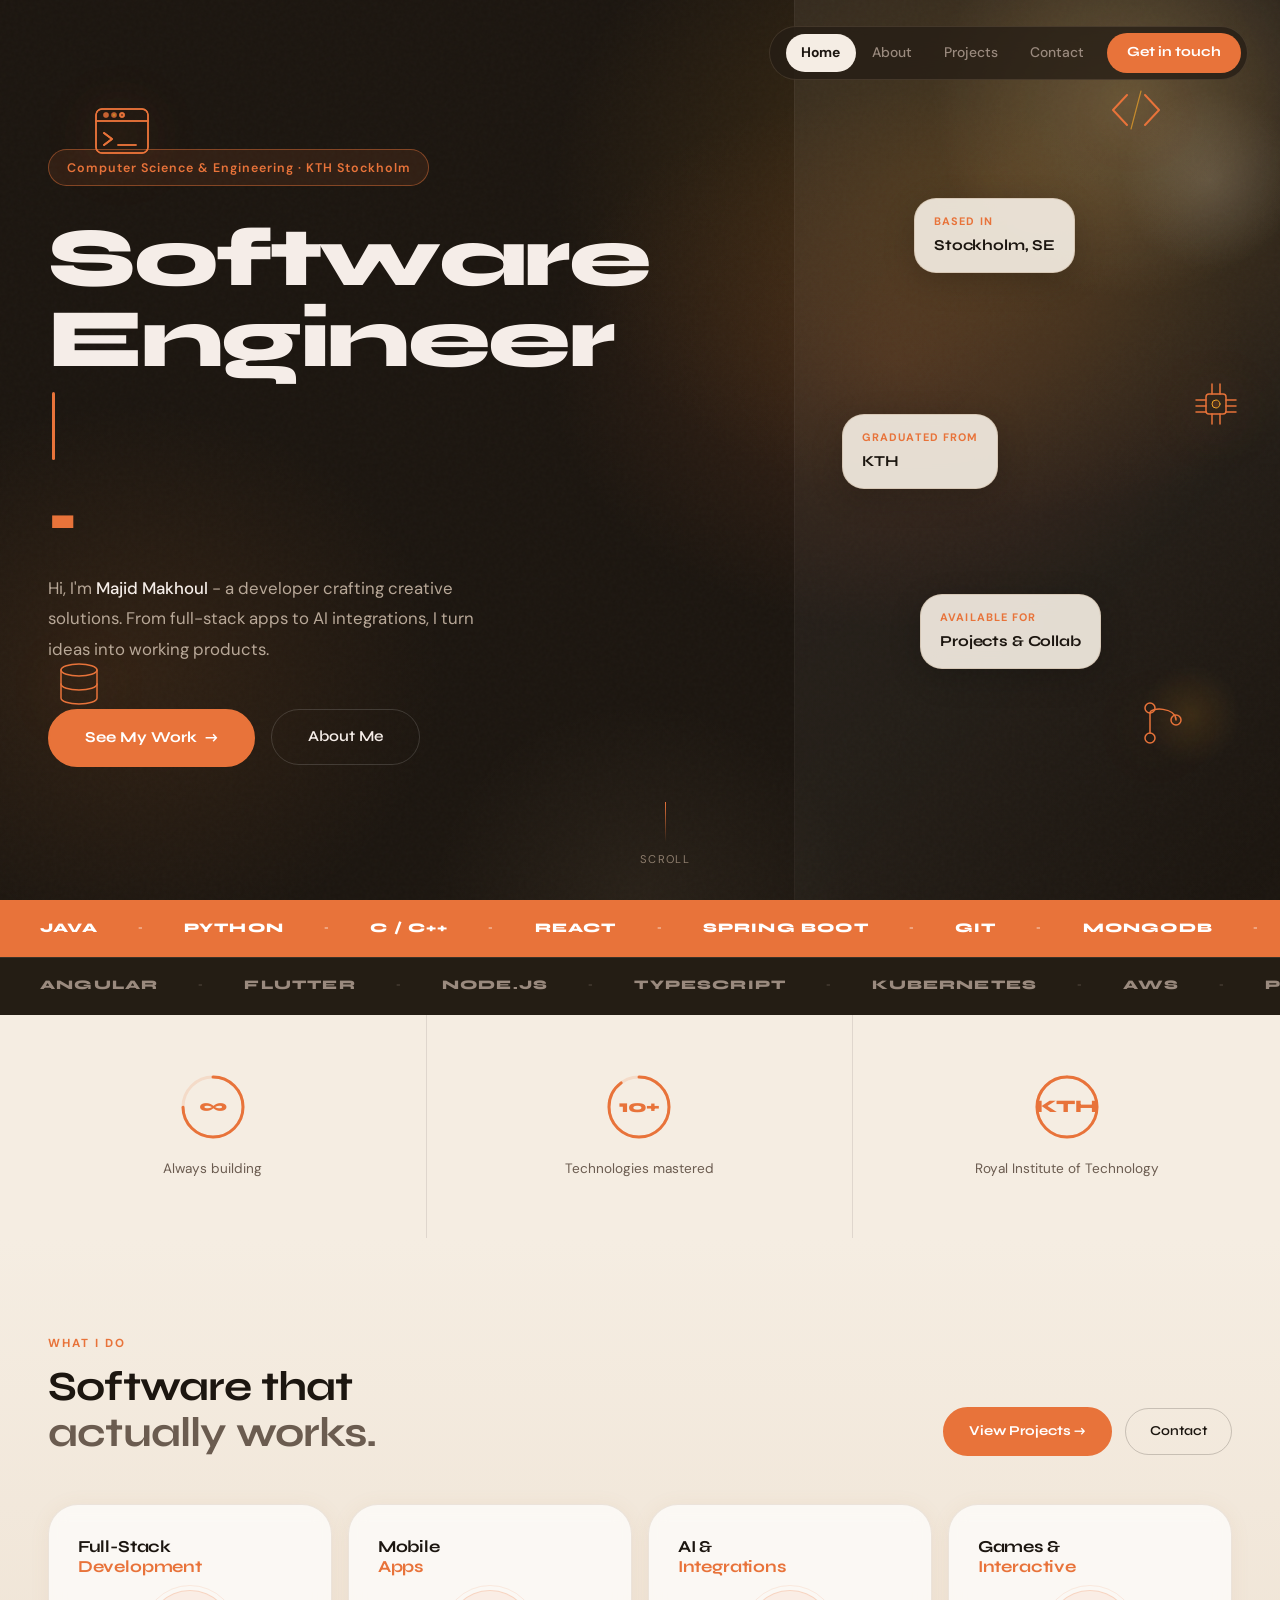
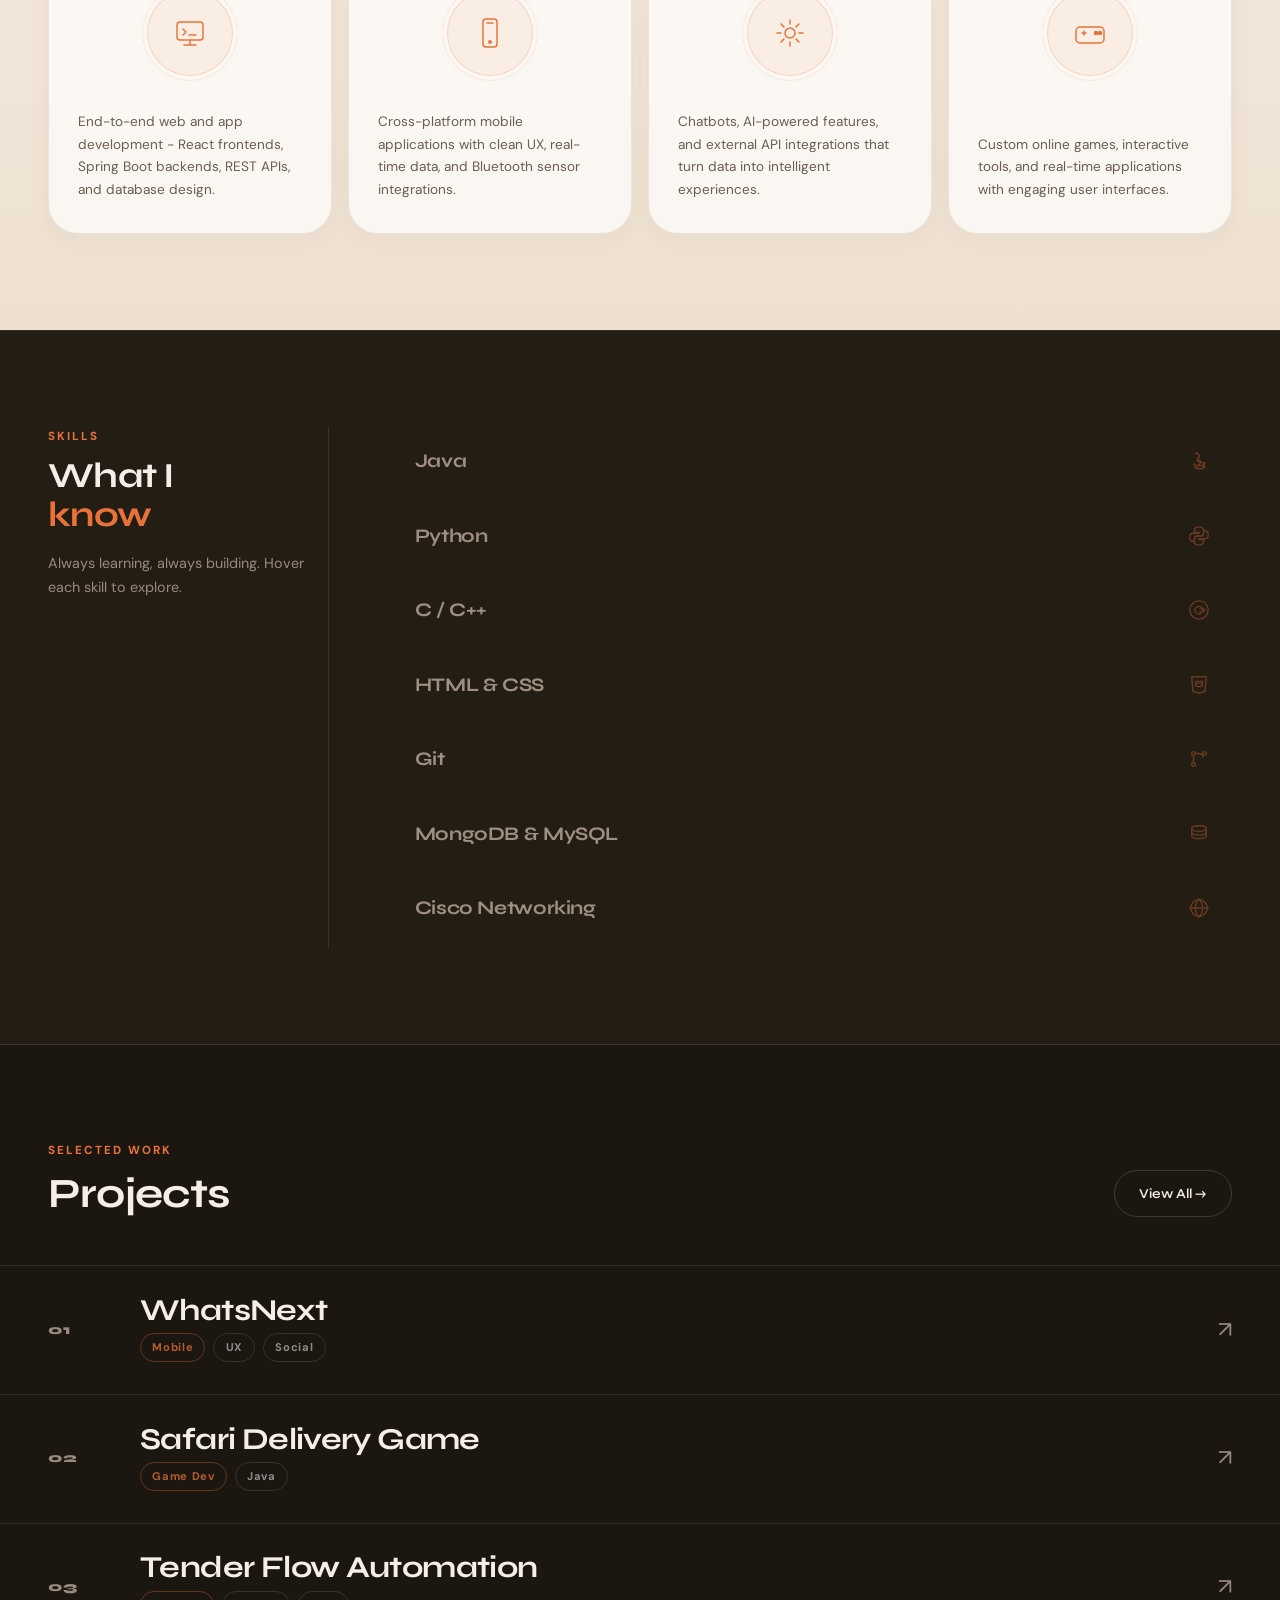
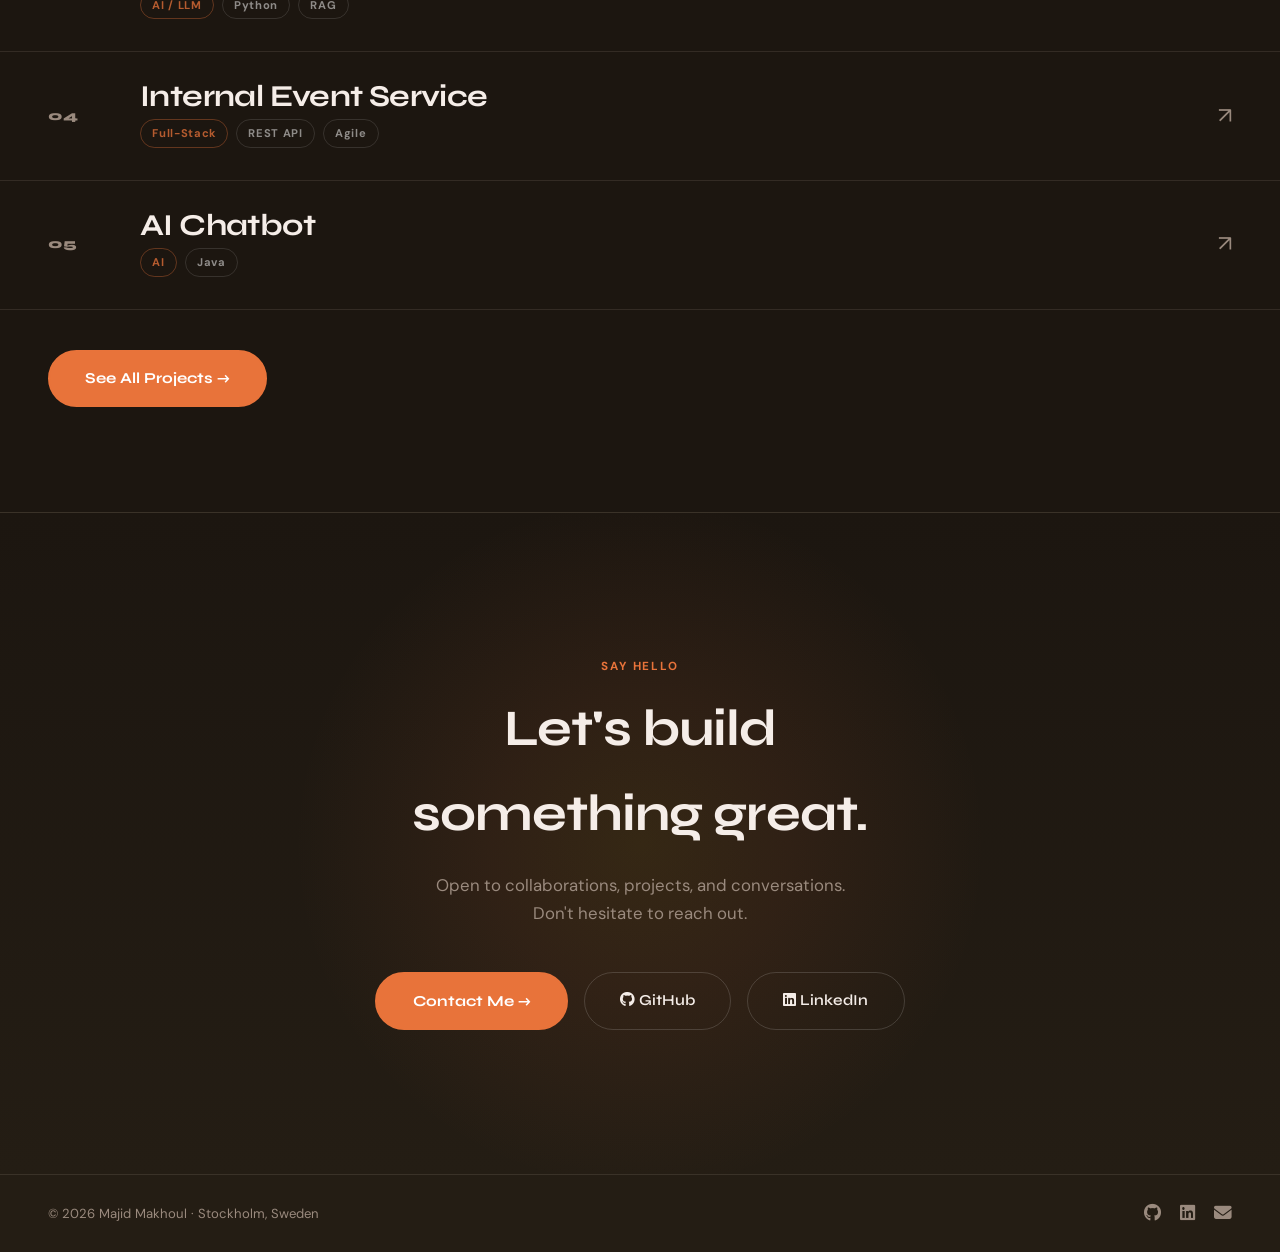
<file: index.html>
<!DOCTYPE html>
<html lang="en">
<head>
  <meta charset="UTF-8"/>
  <meta name="viewport" content="width=device-width, initial-scale=1.0"/>
  <title>Majid Makhoul - Software Engineer</title>
  <link rel="preconnect" href="https://fonts.googleapis.com">
  <link rel="preconnect" href="https://fonts.gstatic.com" crossorigin>
  <link href="https://fonts.googleapis.com/css2?family=Syne:wght@400;600;700;800&family=DM+Sans:ital,wght@0,300;0,400;0,500;1,300&display=swap" rel="stylesheet">
  <link rel="stylesheet" href="https://cdnjs.cloudflare.com/ajax/libs/font-awesome/6.5.0/css/all.min.css" referrerpolicy="no-referrer"/>
  <link rel="stylesheet" href="style.css"/>

  <style>
    /* NOISE */
    body::before {
      content:''; position:fixed; inset:0; pointer-events:none; z-index:1;
      opacity:0.025;
      background-image:url("data:image/svg+xml,%3Csvg viewBox='0 0 256 256' xmlns='http://www.w3.org/2000/svg'%3E%3Cfilter id='n'%3E%3CfeTurbulence type='fractalNoise' baseFrequency='0.9' numOctaves='4' stitchTiles='stitch'/%3E%3C/filter%3E%3Crect width='100%25' height='100%25' filter='url(%23n)'/%3E%3C/svg%3E");
    }

    /* SCROLL PROGRESS */
    #scroll-progress {
      position:fixed; top:0; left:0; height:2px; z-index:9999;
      background:linear-gradient(90deg,var(--accent),var(--accent-warm));
      width:0%; border-radius:0 2px 2px 0; pointer-events:none;
    }
    /* TYPING CURSOR */
    .type-cursor {
      display:inline-block; width:3px; height:0.82em;
      background:var(--accent); margin-left:4px; vertical-align:middle;
      animation:cursorBlink 0.9s step-end infinite; border-radius:2px;
    }
    @keyframes cursorBlink{0%,100%{opacity:1}50%{opacity:0}}

    /* MAGNETIC */
    .btn-magnetic{display:inline-block;}

    /* SERVICE CARD TILT */
    .service-card{transform-style:preserve-3d;will-change:transform;}

    /* STAT ARC */
    .stat-arc-wrap{position:relative;width:72px;height:72px;margin:0 auto 0.8rem;}
    .stat-arc-wrap svg{transform:rotate(-90deg);}
    .stat-arc-circle{fill:none;stroke:rgba(232,115,58,0.15);stroke-width:3;}
    .stat-arc-progress{fill:none;stroke:var(--accent);stroke-width:3;stroke-linecap:round;stroke-dasharray:188;stroke-dashoffset:188;transition:stroke-dashoffset 1.4s cubic-bezier(0.22,1,0.36,1);}
    .stat-arc-wrap .stat-num-inner{position:absolute;inset:0;display:flex;align-items:center;justify-content:center;font-family:var(--font-head);font-weight:800;font-size:1.1rem;color:var(--accent);letter-spacing:-0.03em;}

    /* SKILL TAG */
    .skill-row__tag{font-size:0.68rem;font-weight:700;letter-spacing:0.08em;text-transform:uppercase;color:var(--accent);opacity:0;transform:translateX(8px);transition:opacity 0.3s,transform 0.3s;pointer-events:none;}
    .skill-row:hover .skill-row__tag{opacity:1;transform:translateX(0);}

    /* PROJECT PREVIEW */
    .project-row__preview{position:absolute;right:5rem;top:50%;transform:translateY(-50%) scale(0.85);width:160px;height:90px;border-radius:10px;overflow:hidden;opacity:0;pointer-events:none;transition:opacity 0.35s,transform 0.35s cubic-bezier(0.22,1,0.36,1);z-index:10;border:1px solid var(--border-h);box-shadow:0 16px 40px rgba(0,0,0,0.5);}
    .project-row__preview img{width:100%;height:100%;object-fit:cover;}
    .project-row:hover .project-row__preview{opacity:1;transform:translateY(-50%) scale(1);}

    /* MARQUEE REVERSE */
    .marquee-bar--rev .marquee-bar__track{animation-direction:reverse;}
    .marquee-bar--rev{background:var(--bg-2);border-top:1px solid var(--border);}
    .marquee-bar--rev .marquee-bar__track span{color:var(--muted);}
    .marquee-bar--rev .marquee-bar__track span.dot{opacity:0.2;}

    /* FOOTER EGG */
    .footer-egg{font-size:0.75rem;color:var(--muted);opacity:0;transition:opacity 0.4s;cursor:default;}
    .footer-egg.visible{opacity:1;}

    /* ─────────────────────────────────────────
       HERO INTERACTIVE CANVAS
    ───────────────────────────────────────── */}

    /* ─────────────────────────────────────────
       HERO HEADING — BIG REVEAL
    ───────────────────────────────────────── */
    .hero-heading .line {
      display: block;
      overflow: visible;
      position: relative;
    }
    .hero-heading .line-inner {
      display: block;
      animation: slideUp 1s cubic-bezier(0.22,1,0.36,1) both;
    }
    .line:nth-child(1) .line-inner{animation-delay:0.2s;}
    .line:nth-child(2) .line-inner{animation-delay:0.4s;}
    @keyframes slideUp{from{transform:translateY(108%);opacity:0}to{transform:translateY(0);opacity:1}}

    /* ─────────────────────────────────────────
       LETTER HOVER EFFECT
    ───────────────────────────────────────── */
    .hover-char {
      display: inline-block;
      transition: transform 0.3s cubic-bezier(0.34,1.56,0.64,1), color 0.25s, text-shadow 0.3s;
      cursor: default;
    }
    .hover-char:hover {
      transform: translateY(-8px) scale(1.12);
      color: var(--accent);
      text-shadow: 0 0 40px rgba(232,115,58,0.5);
    }

    /* ─────────────────────────────────────────
       HERO BADGE GLITCH
    ───────────────────────────────────────── */
    .hero-badge {
      position: relative; overflow: hidden;
    }
    .hero-badge::before {
      content: attr(data-text);
      position: absolute; inset: 0;
      display: flex; align-items: center;
      padding-left: 1.1rem;
      color: var(--accent-warm);
      clip-path: polygon(0 25%,100% 25%,100% 55%,0 55%);
      transform: translateX(0);
      opacity: 0;
    }
    .hero-badge:hover::before {
      opacity: 0.5;
      animation: badgeGlitch 0.35s steps(2) infinite;
    }
    @keyframes badgeGlitch{
      0%{transform:translateX(-4px);clip-path:polygon(0 20%,100% 20%,100% 50%,0 50%);}
      50%{transform:translateX(4px);clip-path:polygon(0 55%,100% 55%,100% 75%,0 75%);}
      100%{transform:translateX(-2px);clip-path:polygon(0 30%,100% 30%,100% 45%,0 45%);}
    }

    /* ─────────────────────────────────────────
       INFO CARDS REVEAL
    ───────────────────────────────────────── */
    .hero-card { animation: cardFloat 0.8s cubic-bezier(0.22,1,0.36,1) both; }
    .hero-card--1{animation-delay:1.1s;}
    .hero-card--2{animation-delay:1.3s;}
    .hero-card--3{animation-delay:1.5s;}
    @keyframes cardFloat{from{opacity:0;transform:translateX(30px)}to{opacity:1;transform:translateX(0)}}

    @media(max-width:768px){
      .project-row__preview{display:none;}
    }
  </style>
</head>
<body>

  <div id="scroll-progress"></div>

  <!-- NAV -->
  <header class="nav-bar">
    <nav class="nav-links" id="navLinks">
      <a href="index.html" class="active">Home</a>
      <a href="about.html">About</a>
      <a href="projects.html">Projects</a>
      <a href="contact.html">Contact</a>
    </nav>
    <a href="contact.html" class="nav-cta btn-magnetic">Get in touch</a>
    <button class="hamburger" id="hamburger">&#9776;</button>
  </header>

  <!-- HERO -->
  <section class="hero" id="hero">

    <div class="hero-mesh"></div>
    <div class="hero-streak"></div>
    <div class="hero-panel"></div>

    <!-- Technical floating icons -->
    <div class="hero-float hf-1" data-depth="12">
      <svg class="shape" width="64" height="64" viewBox="0 0 64 64" fill="none" stroke="#e8733a" stroke-width="1.5" stroke-linecap="round" stroke-linejoin="round">
        <!-- Terminal window -->
        <rect x="6" y="10" width="52" height="44" rx="6"/>
        <path d="M6 22h52"/>
        <circle cx="16" cy="16" r="2" fill="#e8733a" opacity="0.6"/>
        <circle cx="24" cy="16" r="2" fill="#f0a429" opacity="0.6"/>
        <circle cx="32" cy="16" r="2" fill="rgba(232,115,58,0.3)"/>
        <path d="M14 34l8 6-8 6" stroke-width="1.8"/>
        <line x1="28" y1="46" x2="46" y2="46"/>
      </svg>
    </div>
        <div class="hero-float hf-1" data-depth="12">
      <svg class="shape" width="64" height="64" viewBox="0 0 64 64" fill="none" stroke="#e8733a" stroke-width="1.5" stroke-linecap="round" stroke-linejoin="round">
        <rect x="6" y="10" width="52" height="44" rx="6"/>
        <path d="M6 22h52"/>
        <circle cx="16" cy="16" r="2" fill="#e8733a" opacity="0.6"/>
        <circle cx="24" cy="16" r="2" fill="#f0a429" opacity="0.5"/>
        <circle cx="32" cy="16" r="2" fill="rgba(232,115,58,0.3)"/>
        <path d="M14 34l8 6-8 6" stroke-width="1.8"/>
        <line x1="28" y1="46" x2="46" y2="46"/>
      </svg>
    </div>
    <div class="hero-float hf-2" data-depth="-18">
      <svg class="shape" width="58" height="58" viewBox="0 0 58 58" fill="none" stroke="#e8733a" stroke-width="1.5" stroke-linecap="round" stroke-linejoin="round">
        <path d="M20 14L6 29l14 15" stroke-width="2"/>
        <path d="M38 14l14 15-14 15" stroke-width="2"/>
        <line x1="34" y1="10" x2="24" y2="48" stroke="#f0a429" stroke-width="1.2" opacity="0.7"/>
      </svg>
    </div>
    <div class="hero-float hf-3" data-depth="22">
      <svg class="shape" width="56" height="56" viewBox="0 0 56 56" fill="none" stroke="#e8733a" stroke-width="1.5" stroke-linecap="round" stroke-linejoin="round">
        <ellipse cx="28" cy="14" rx="18" ry="6"/>
        <path d="M10 14v14c0 3.3 8 6 18 6s18-2.7 18-6V14"/>
        <path d="M10 28v14c0 3.3 8 6 18 6s18-2.7 18-6V28"/>
      </svg>
    </div>
    <div class="hero-float hf-4" data-depth="-14">
      <svg class="shape" width="54" height="54" viewBox="0 0 54 54" fill="none" stroke="#e8733a" stroke-width="1.5" stroke-linecap="round" stroke-linejoin="round">
        <circle cx="14" cy="14" r="5"/>
        <circle cx="14" cy="44" r="5"/>
        <circle cx="40" cy="26" r="5"/>
        <path d="M14 19v20"/>
        <path d="M14 19c0-6 26-6 26 7"/>
      </svg>
    </div>
    <div class="hero-float hf-5" data-depth="28">
      <svg class="shape" width="52" height="52" viewBox="0 0 52 52" fill="none" stroke="#e8733a" stroke-width="1.5" stroke-linecap="round" stroke-linejoin="round">
        <rect x="16" y="16" width="20" height="20" rx="3"/>
        <line x1="6" y1="22" x2="16" y2="22"/><line x1="6" y1="28" x2="16" y2="28"/><line x1="6" y1="34" x2="16" y2="34"/>
        <line x1="36" y1="22" x2="46" y2="22"/><line x1="36" y1="28" x2="46" y2="28"/><line x1="36" y1="34" x2="46" y2="34"/>
        <line x1="22" y1="6" x2="22" y2="16"/><line x1="30" y1="6" x2="30" y2="16"/>
        <line x1="22" y1="36" x2="22" y2="46"/><line x1="30" y1="36" x2="30" y2="46"/>
        <circle cx="26" cy="26" r="4" fill="rgba(232,115,58,0.15)" stroke="#f0a429" stroke-width="1"/>
      </svg>
    </div>

    <div class="hero-inner">    <div class="hero-inner">
      <div class="hero-badge" data-text="Computer Science & Engineering · KTH Stockholm">
        Computer Science & Engineering · KTH Stockholm
      </div>
      <h1 class="hero-heading" id="heroH1">
        <span class="line"><span class="line-inner" id="splitWord">Software</span></span>
        <span class="line">
          <span class="line-inner" id="typeTarget">Engineer</span><span class="type-cursor"></span><span class="line-inner" style="color:var(--accent)">.</span>
        </span>
      </h1>
      <p class="hero-sub">
        Hi, I'm <strong>Majid Makhoul</strong> - a developer crafting
        creative solutions. From full-stack apps to AI integrations,
        I turn ideas into working products.
      </p>
      <div class="hero-actions">
        <div class="btn-magnetic"><a href="projects.html" class="btn-primary">See My Work <span>→</span></a></div>
        <div class="btn-magnetic"><a href="about.html" class="btn-ghost">About Me</a></div>
      </div>
    </div>

    <div class="scroll-hint" style="position:fixed;bottom:2rem;left:50%;transform:translateX(-50%);z-index:5;">
      <div class="scroll-hint__line"></div>
      <span>Scroll</span>
    </div>

    <div class="hero-card hero-card--1" style="position:fixed;right:16%;top:22%;z-index:3;animation:floatA 9s ease-in-out infinite 0.5s;">
      <span class="hero-card__label">Based in</span>
      <span class="hero-card__val">Stockholm, SE</span>
    </div>
    <div class="hero-card hero-card--2" style="position:fixed;right:22%;top:46%;z-index:3;animation:floatB 11s ease-in-out infinite 1.5s;">
      <span class="hero-card__label">Graduated from</span>
      <span class="hero-card__val">KTH</span>
    </div>
    <div class="hero-card hero-card--3" style="position:fixed;right:14%;top:66%;z-index:3;animation:floatC 10s ease-in-out infinite 3s;">
      <span class="hero-card__label">Available for</span>
      <span class="hero-card__val">Projects & Collab</span>
    </div>
  </section>

  <!-- MARQUEE -->
  <div class="marquee-bar" aria-hidden="true">
    <div class="marquee-bar__track">
      <span>Java</span><span class="dot">·</span><span>Python</span><span class="dot">·</span>
      <span>C / C++</span><span class="dot">·</span><span>React</span><span class="dot">·</span>
      <span>Spring Boot</span><span class="dot">·</span><span>Git</span><span class="dot">·</span>
      <span>MongoDB</span><span class="dot">·</span><span>MySQL</span><span class="dot">·</span>
      <span>Docker</span><span class="dot">·</span><span>HTML & CSS</span><span class="dot">·</span>
      <span>Java</span><span class="dot">·</span><span>Python</span><span class="dot">·</span>
      <span>C / C++</span><span class="dot">·</span><span>React</span><span class="dot">·</span>
      <span>Spring Boot</span><span class="dot">·</span><span>Git</span><span class="dot">·</span>
      <span>MongoDB</span><span class="dot">·</span><span>MySQL</span><span class="dot">·</span>
      <span>Docker</span><span class="dot">·</span><span>HTML & CSS</span><span class="dot">·</span>
    </div>
  </div>
  <div class="marquee-bar marquee-bar--rev" aria-hidden="true">
    <div class="marquee-bar__track">
      <span>Angular</span><span class="dot">·</span><span>Flutter</span><span class="dot">·</span>
      <span>Node.js</span><span class="dot">·</span><span>TypeScript</span><span class="dot">·</span>
      <span>Kubernetes</span><span class="dot">·</span><span>AWS</span><span class="dot">·</span>
      <span>PostgreSQL</span><span class="dot">·</span><span>Firebase</span><span class="dot">·</span>
      <span>Databricks</span><span class="dot">·</span><span>Cisco</span><span class="dot">·</span>
      <span>Angular</span><span class="dot">·</span><span>Flutter</span><span class="dot">·</span>
      <span>Node.js</span><span class="dot">·</span><span>TypeScript</span><span class="dot">·</span>
      <span>Kubernetes</span><span class="dot">·</span><span>AWS</span><span class="dot">·</span>
      <span>PostgreSQL</span><span class="dot">·</span><span>Firebase</span><span class="dot">·</span>
      <span>Databricks</span><span class="dot">·</span><span>Cisco</span><span class="dot">·</span>
    </div>
  </div>

  <!-- STATS -->
  <section class="stats-strip">
    <div class="stat reveal" data-arc="75">
      <div class="stat-arc-wrap">
        <svg width="72" height="72" viewBox="0 0 72 72"><circle class="stat-arc-circle" cx="36" cy="36" r="30"/><circle class="stat-arc-progress" cx="36" cy="36" r="30"/></svg>
        <span class="stat-num-inner">∞</span>
      </div>
      <span class="stat-label">Always building</span>
    </div>
    <div class="stat reveal reveal-delay-1" data-arc="90">
      <div class="stat-arc-wrap">
        <svg width="72" height="72" viewBox="0 0 72 72"><circle class="stat-arc-circle" cx="36" cy="36" r="30"/><circle class="stat-arc-progress" cx="36" cy="36" r="30"/></svg>
        <span class="stat-num-inner">10+</span>
      </div>
      <span class="stat-label">Technologies mastered</span>
    </div>
    <div class="stat reveal reveal-delay-2" data-arc="100">
      <div class="stat-arc-wrap">
        <svg width="72" height="72" viewBox="0 0 72 72"><circle class="stat-arc-circle" cx="36" cy="36" r="30"/><circle class="stat-arc-progress" cx="36" cy="36" r="30"/></svg>
        <span class="stat-num-inner">KTH</span>
      </div>
      <span class="stat-label">Royal Institute of Technology</span>
    </div>
  </section>

  <!-- SERVICES -->
  <section class="services-section">
  <div class="services-inner">
    <div class="services-header reveal">
      <div>
        <div class="section-label">What I Do</div>
        <h2>Software that<br><span>actually works.</span></h2>
      </div>
      <div style="display:flex;gap:0.8rem;flex-wrap:wrap;align-items:center;">
        <a href="projects.html" class="btn-primary" style="font-size:0.85rem;padding:0.7rem 1.5rem;">View Projects →</a>
        <a href="contact.html" class="btn-ghost btn-ghost--dark" style="font-size:0.85rem;padding:0.7rem 1.5rem;">Contact</a>
      </div>
    </div>
    <div class="services-grid">
      <div class="service-card tilt-card reveal reveal-delay-1">
        <h3>Full-Stack<br><span>Development</span></h3>
        <div class="service-card__icon"><svg viewBox="0 0 32 32" fill="none" stroke="#e8733a" stroke-width="1.5" stroke-linecap="round" stroke-linejoin="round"><rect x="3" y="5" width="26" height="18" rx="3"/><path d="M10 28h12M16 23v5M9 12l3 3-3 3M15 18h7"/></svg></div>
        <p>End-to-end web and app development - React frontends, Spring Boot backends, REST APIs, and database design.</p>
      </div>
      <div class="service-card tilt-card reveal reveal-delay-2">
        <h3>Mobile<br><span>Apps</span></h3>
        <div class="service-card__icon"><svg viewBox="0 0 32 32" fill="none" stroke="#e8733a" stroke-width="1.5" stroke-linecap="round" stroke-linejoin="round"><rect x="9" y="2" width="14" height="28" rx="3"/><circle cx="16" cy="25" r="1.2" fill="#e8733a"/><path d="M13 6h6"/></svg></div>
        <p>Cross-platform mobile applications with clean UX, real-time data, and Bluetooth sensor integrations.</p>
      </div>
      <div class="service-card tilt-card reveal reveal-delay-3">
        <h3>AI &amp;<br><span>Integrations</span></h3>
        <div class="service-card__icon"><svg viewBox="0 0 32 32" fill="none" stroke="#e8733a" stroke-width="1.5" stroke-linecap="round" stroke-linejoin="round"><circle cx="16" cy="16" r="5"/><path d="M16 3v4M16 25v4M3 16h4M25 16h4"/><path d="M7.05 7.05l2.83 2.83M22.12 22.12l2.83 2.83M7.05 24.95l2.83-2.83M22.12 9.88l2.83-2.83"/></svg></div>
        <p>Chatbots, AI-powered features, and external API integrations that turn data into intelligent experiences.</p>
      </div>
      <div class="service-card tilt-card reveal reveal-delay-4">
        <h3>Games &amp;<br><span>Interactive</span></h3>
        <div class="service-card__icon"><svg viewBox="0 0 32 32" fill="none" stroke="#e8733a" stroke-width="1.5" stroke-linecap="round" stroke-linejoin="round"><rect x="2" y="10" width="28" height="16" rx="4"/><path d="M10 18v-4M8 16h4"/><circle cx="22" cy="16" r="1.5" fill="#e8733a"/><circle cx="26" cy="16" r="1.5" fill="#e8733a"/></svg></div>
        <p>Custom online games, interactive tools, and real-time applications with engaging user interfaces.</p>
      </div>
    </div>
  </div>
  </section>

  <!-- SKILLS -->
  <section class="skills-section-wrap">
    <div class="skills-interactive">
      <div class="skills-left">
        <div class="section-label">Skills</div>
        <h2>What I<br><span>know</span></h2>
        <p>Always learning, always building. Hover each skill to explore.</p>
      </div>
      <div class="skills-right">
        <div class="skill-row"><span class="skill-row__name">Java</span><span class="skill-row__tag">Backend · Enterprise</span><span class="skill-row__icon"><svg viewBox="0 0 24 24" fill="none" stroke="#e8733a" stroke-width="1.5" stroke-linecap="round"><path d="M8 18s-2 1.5 1 2c3.5.8 7 .5 9-1s-3.5-2-3.5-2"/><path d="M7 15s-2 1 1 1.5c4 .8 8 .5 10-1s-4-2-4-2"/><path d="M11.5 11.5c0 0 2.5-1 2 2s-4 3.5-3 5.5"/><path d="M8 3.5s2-1 4 2-3 4-2 6 4 1 4 1"/></svg></span></div>
        <div class="skill-row"><span class="skill-row__name">Python</span><span class="skill-row__tag">AI · Data · Scripts</span><span class="skill-row__icon"><svg viewBox="0 0 24 24" fill="none" stroke="#e8733a" stroke-width="1.5" stroke-linecap="round"><path d="M12 2C8 2 7 4 7 6v2h5v1H5.5C3.5 9 2 10.5 2 13s1 5 4 5h1v-3c0-2 1-3 3-3h4c2 0 3-1 3-3V6c0-2-1-4-5-4z"/><path d="M12 22c4 0 5-2 5-4v-2h-5v-1h6.5c2 0 3.5-1.5 3.5-4s-1-5-4-5h-1v3c0 2-1 3-3 3H10c-2 0-3 1-3 3v3c0 2 1 4 5 4z"/></svg></span></div>
        <div class="skill-row"><span class="skill-row__name">C / C++</span><span class="skill-row__tag">Systems · Performance</span><span class="skill-row__icon"><svg viewBox="0 0 24 24" fill="none" stroke="#e8733a" stroke-width="1.5" stroke-linecap="round"><path d="M12 2a10 10 0 1 0 0 20A10 10 0 0 0 12 2z"/><path d="M14 8.5A4.5 4.5 0 0 0 7.5 12a4.5 4.5 0 0 0 6.5 4"/><path d="M17 10h-4M17 14h-4M15 12h4"/></svg></span></div>
        <div class="skill-row"><span class="skill-row__name">HTML & CSS</span><span class="skill-row__tag">Web · UI · Design</span><span class="skill-row__icon"><svg viewBox="0 0 24 24" fill="none" stroke="#e8733a" stroke-width="1.5" stroke-linecap="round"><path d="M4 3l1.5 16L12 21l6.5-2L20 3H4z"/><path d="M8 8h8l-.5 5-3.5 1-3.5-1-.3-3h7"/></svg></span></div>
        <div class="skill-row"><span class="skill-row__name">Git</span><span class="skill-row__tag">Version Control · CI</span><span class="skill-row__icon"><svg viewBox="0 0 24 24" fill="none" stroke="#e8733a" stroke-width="1.5" stroke-linecap="round"><circle cx="6" cy="18" r="2"/><circle cx="18" cy="6" r="2"/><circle cx="6" cy="6" r="2"/><path d="M6 8v8M8 6h4a4 4 0 0 1 4 4v0"/></svg></span></div>
        <div class="skill-row"><span class="skill-row__name">MongoDB & MySQL</span><span class="skill-row__tag">Databases · Storage</span><span class="skill-row__icon"><svg viewBox="0 0 24 24" fill="none" stroke="#e8733a" stroke-width="1.5" stroke-linecap="round"><ellipse cx="12" cy="6" rx="8" ry="3"/><path d="M4 6v4c0 1.7 3.6 3 8 3s8-1.3 8-3V6"/><path d="M4 10v4c0 1.7 3.6 3 8 3s8-1.3 8-3v-4"/></svg></span></div>
        <div class="skill-row"><span class="skill-row__name">Cisco Networking</span><span class="skill-row__tag">CCNA · Infrastructure</span><span class="skill-row__icon"><svg viewBox="0 0 24 24" fill="none" stroke="#e8733a" stroke-width="1.5" stroke-linecap="round"><circle cx="12" cy="12" r="9"/><path d="M2 12h20M12 2a15 15 0 0 1 0 20M12 2a15 15 0 0 0 0 20"/></svg></span></div>
      </div>
    </div>
  </section>

  <!-- PROJECTS -->
  <section class="projects-section">
    <div class="projects-section__header reveal">
      <div><div class="section-label">Selected Work</div><h2>Projects</h2></div>
      <a href="projects.html" class="btn-ghost" style="font-size:0.85rem;padding:0.7rem 1.5rem;">View All →</a>
    </div>
    <div class="project-list">
      <div class="project-row reveal" data-href="projects.html"><span class="project-row__num">01</span><div class="project-row__main"><span class="project-row__name">WhatsNext</span><div class="project-row__tags"><span class="tag tag--accent">Mobile</span><span class="tag">UX</span><span class="tag">Social</span></div><p class="project-row__desc">A mobile app where you swipe, match, and decide what to watch next with friends - real-time, social, and effortlessly fun.</p></div><div class="project-row__preview"><img src="whatsnext.png" alt="WhatsNext"></div><span class="project-row__arrow">↗</span></div>
      <div class="project-row reveal reveal-delay-1" data-href="projects.html"><span class="project-row__num">02</span><div class="project-row__main"><span class="project-row__name">Safari Delivery Game</span><div class="project-row__tags"><span class="tag tag--accent">Game Dev</span><span class="tag">Java</span></div><p class="project-row__desc">An interactive online game built from the ground up - custom game engine, real-time mechanics, and animated characters.</p></div><div class="project-row__preview"><img src="startMenyn.png" alt="Game"></div><span class="project-row__arrow">↗</span></div>
      <div class="project-row reveal reveal-delay-2" data-href="projects.html"><span class="project-row__num">03</span><div class="project-row__main"><span class="project-row__name">Tender Flow Automation</span><div class="project-row__tags"><span class="tag tag--accent">AI / LLM</span><span class="tag">Python</span><span class="tag">RAG</span></div><p class="project-row__desc">Automated tender and proposal workflows in the consultancy industry using AI-based pipelines and LLM approaches.</p></div><span class="project-row__arrow">↗</span></div>
      <div class="project-row reveal reveal-delay-3" data-href="projects.html"><span class="project-row__num">04</span><div class="project-row__main"><span class="project-row__name">Internal Event Service</span><div class="project-row__tags"><span class="tag tag--accent">Full-Stack</span><span class="tag">REST API</span><span class="tag">Agile</span></div><p class="project-row__desc">Built a digital solution for internal process management with booking flows, event handling and database integrations.</p></div><span class="project-row__arrow">↗</span></div>
      <div class="project-row reveal reveal-delay-4" data-href="projects.html"><span class="project-row__num">05</span><div class="project-row__main"><span class="project-row__name">AI Chatbot</span><div class="project-row__tags"><span class="tag tag--accent">AI</span><span class="tag">Java</span></div><p class="project-row__desc">An interactive chatbot built with Java, featuring natural language conversation and AI-powered responses.</p></div><div class="project-row__preview"><img src="Chatbot.png" alt="Chatbot"></div><span class="project-row__arrow">↗</span></div>
    </div>
    <div class="projects-cta">
      <a href="projects.html" class="btn-primary btn-magnetic">See All Projects →</a>
    </div>
  </section>

  <!-- CONTACT CTA -->
  <section class="contact-cta" id="contactCta">
    <div class="contact-cta__orb" id="ctaOrb"></div>
    <div class="section-label" style="position:relative;">Say Hello</div>
    <h2>Let's build<br>something great.</h2>
    <p>Open to collaborations, projects, and conversations. Don't hesitate to reach out.</p>
    <div class="contact-cta__actions">
      <a href="contact.html" class="btn-primary btn-magnetic">Contact Me →</a>
      <a href="https://github.com/Majdmkl" target="_blank" class="btn-ghost btn-magnetic"><i class="fa-brands fa-github"></i> GitHub</a>
      <a href="https://www.linkedin.com/in/majid-makhoul-b61232289/" target="_blank" class="btn-ghost btn-magnetic"><i class="fa-brands fa-linkedin"></i> LinkedIn</a>
    </div>
  </section>

  <footer class="site-footer">
    <span>© 2026 Majid Makhoul · Stockholm, Sweden</span>
    <span class="footer-egg" id="footerEgg">Built with caffeine & curiosity ☕</span>
    <div class="footer-links">
      <a href="https://github.com/Majdmkl" target="_blank"><i class="fa-brands fa-github"></i></a>
      <a href="https://www.linkedin.com/in/majid-makhoul-b61232289/" target="_blank"><i class="fa-brands fa-linkedin"></i></a>
      <a href="mailto:majid.makhoul.04@hotmail.se"><i class="fa-solid fa-envelope"></i></a>
    </div>
  </footer>

  <script>
  /* ── SCROLL PROGRESS + HIDE CARDS ON SCROLL ── */
  const prog = document.getElementById('scroll-progress');
  const heroCards = document.querySelectorAll('.hero-card');
  window.addEventListener('scroll', () => {
    prog.style.width = (window.scrollY / (document.body.scrollHeight - window.innerHeight) * 100) + '%';
    const heroH = document.getElementById('hero').offsetHeight;
    heroCards.forEach(c => {
      c.style.opacity = window.scrollY > heroH * 0.5 ? '0' : '1';
      c.style.pointerEvents = window.scrollY > heroH * 0.5 ? 'none' : 'none';
    });
  }, {passive:true});

  /* ── GLOBAL MOUSE ── */
  let MX = window.innerWidth/2, MY = window.innerHeight/2;
  window.addEventListener('mousemove', e => { MX = e.clientX; MY = e.clientY; }, {passive:true});

  

  /* ── HERO FLOAT PARALLAX ── */
  window.addEventListener('mousemove', () => {
    const cx = window.innerWidth/2, cy = window.innerHeight/2;
    const dx = (MX-cx)/cx, dy = (MY-cy)/cy;
    document.querySelectorAll('.hero-float[data-depth]').forEach(f => {
      const d = +f.dataset.depth;
      f.style.transform = `translate(${dx*d}px,${dy*d*0.6}px)`;
    });
  }, {passive:true});

  /* ── LETTER HOVER SPLIT on "Software" ── */
  (function() {
    const el = document.getElementById('splitWord');
    if (!el) return;
    const text = el.textContent;
    el.innerHTML = text.split('').map((ch, i) =>
      `<span class="hover-char" style="animation-delay:${i*0.04}s">${ch}</span>`
    ).join('');
  })();

  /* ── TYPING ANIMATION ── */
  (function() {
    const el = document.getElementById('typeTarget');
    if (!el) return;
    const words = ['Engineer', 'Builder', 'Developer', 'Creator', 'Engineer'];
    let wi=0, ci=0, deleting=false, showDots=false;
    function tick() {
      const word = words[wi];
      if (!deleting) {
        el.textContent = word.slice(0, ci+1);
        ci++;
        if (ci === word.length) {
          showDots=true; el.textContent=word+'...'; deleting=true; ci=word.length+3;
          setTimeout(tick,1600); return;
        }
        setTimeout(tick,95);
      } else {
        if (showDots && ci>words[wi].length) {
          el.textContent=words[wi]+'.'.repeat(ci-words[wi].length-1); ci--;
          setTimeout(tick,60); return;
        }
        showDots=false; el.textContent=words[wi].slice(0,ci-1); ci--;
        if (ci===0){ deleting=false; wi=(wi+1)%words.length; setTimeout(tick,350); return; }
        setTimeout(tick,55);
      }
    }
    setTimeout(tick,2200);
  })();

  /* ── MAGNETIC BUTTONS ── */
  document.querySelectorAll('.btn-magnetic').forEach(w => {
    w.addEventListener('mousemove', e => {
      const r = w.getBoundingClientRect();
      w.style.transform = `translate(${(e.clientX-r.left-r.width/2)*0.22}px,${(e.clientY-r.top-r.height/2)*0.22}px)`;
    });
    w.addEventListener('mouseleave', () => {
      w.style.transition='transform 0.5s cubic-bezier(0.22,1,0.36,1)';
      w.style.transform='';
      setTimeout(()=>w.style.transition='',500);
    });
  });

  /* ── 3D CARD TILT ── */
  document.querySelectorAll('.tilt-card').forEach(card => {
    card.addEventListener('mousemove', e => {
      const r=card.getBoundingClientRect();
      const x=(e.clientX-r.left)/r.width-0.5, y=(e.clientY-r.top)/r.height-0.5;
      card.style.setProperty('--mx',((e.clientX-r.left)/r.width*100)+'%');
      card.style.setProperty('--my',((e.clientY-r.top)/r.height*100)+'%');
      card.style.transform=`perspective(800px) rotateX(${-y*10}deg) rotateY(${x*10}deg) translateY(-6px) scale(1.02)`;
      card.style.boxShadow=`${-x*15}px ${y*15}px 40px rgba(232,115,58,0.25)`;
    });
    card.addEventListener('mouseleave',()=>{ card.style.transform=''; card.style.boxShadow=''; });
  });

  /* ── STAT ARC ── */
  const CIRC = 2*Math.PI*30;
  document.querySelectorAll('.stat[data-arc]').forEach(s => {
    new IntersectionObserver(([e]) => {
      if (!e.isIntersecting) return;
      const c = s.querySelector('.stat-arc-progress');
      if (c && !c.dataset.done) { c.dataset.done='1'; setTimeout(()=>{ c.style.strokeDashoffset=CIRC*(1-(+s.dataset.arc||80)/100); },120); }
    },{threshold:0.4}).observe(s);
  });

  /* ── PROJECT ACCORDION ── */
  document.querySelectorAll('.project-row').forEach(row => {
    row.addEventListener('click', () => {
      const was = row.classList.contains('open');
      document.querySelectorAll('.project-row.open').forEach(r=>r.classList.remove('open'));
      if (!was) row.classList.add('open');
    });
  });

  /* ── CONTACT ORB ── */
  const ctaSec=document.getElementById('contactCta'), ctaOrb=document.getElementById('ctaOrb');
  if(ctaSec&&ctaOrb){
    ctaSec.addEventListener('mousemove',e=>{const r=ctaSec.getBoundingClientRect();ctaOrb.style.cssText+=`;left:${e.clientX-r.left}px;top:${e.clientY-r.top}px;transform:translate(-50%,-50%)`;});
    ctaSec.addEventListener('mouseleave',()=>{ctaOrb.style.left='50%';ctaOrb.style.top='50%';ctaOrb.style.transform='translate(-50%,-50%)';});
  }

  /* ── SCROLL REVEAL ── */
  const obs=new IntersectionObserver(e=>e.forEach(x=>{if(x.isIntersecting)x.target.classList.add('visible');}),{threshold:0.1});
  document.querySelectorAll('.reveal').forEach(el=>obs.observe(el));

  /* ── HAMBURGER ── */
  document.getElementById('hamburger').addEventListener('click',()=>document.getElementById('navLinks').classList.toggle('open'));

  /* ── KONAMI ── */
  const k=[38,38,40,40,37,39,37,39,66,65]; let ki=0;
  document.addEventListener('keydown',e=>{ if(e.keyCode===k[ki]){ki++;if(ki===k.length){document.getElementById('footerEgg').classList.add('visible');ki=0;}}else ki=0; });
  </script>
</body>
</html>
</file>
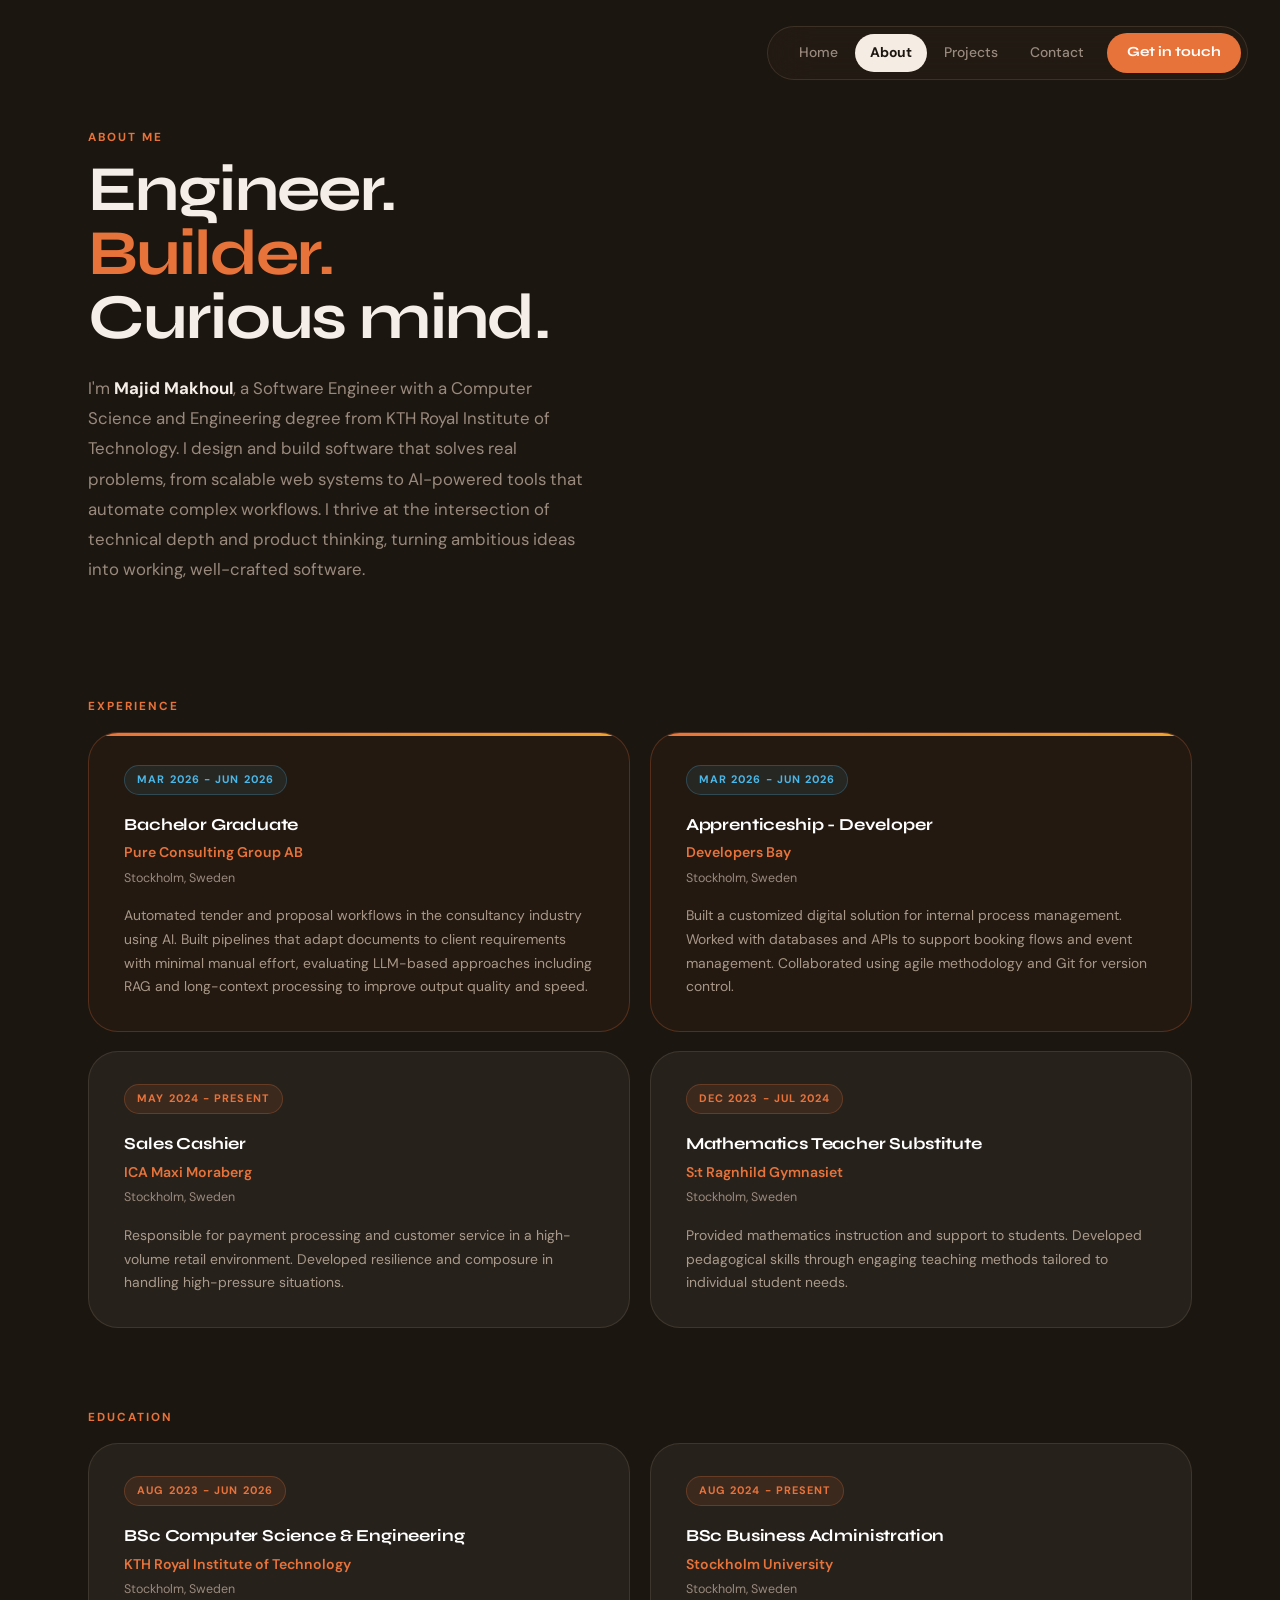
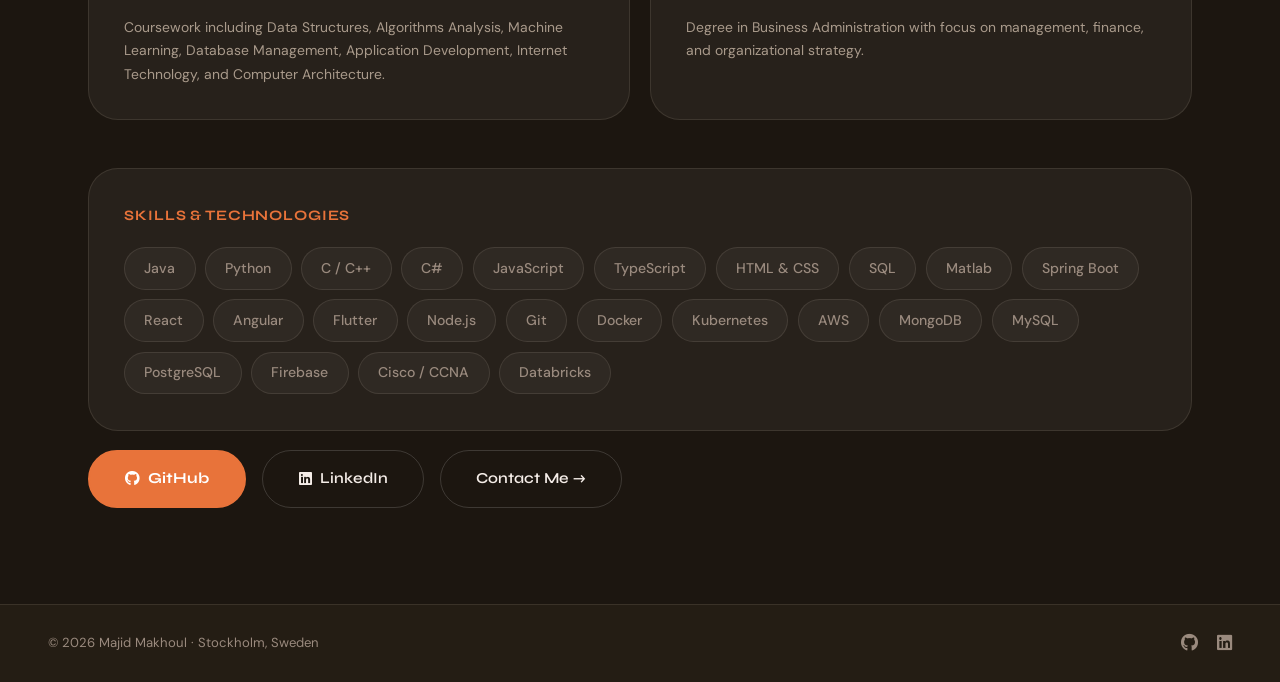
<file: about.html>
<!DOCTYPE html>
<html lang="en">
<head>
  <meta charset="UTF-8"/>
  <meta name="viewport" content="width=device-width, initial-scale=1.0"/>
  <title>About - Majid Makhoul</title>
  <link rel="preconnect" href="https://fonts.googleapis.com">
  <link rel="preconnect" href="https://fonts.gstatic.com" crossorigin>
  <link href="https://fonts.googleapis.com/css2?family=Syne:wght@400;600;700;800&family=DM+Sans:ital,wght@0,300;0,400;0,500;1,300&display=swap" rel="stylesheet">
  <link rel="stylesheet" href="https://cdnjs.cloudflare.com/ajax/libs/font-awesome/6.5.0/css/all.min.css" referrerpolicy="no-referrer"/>
  <link rel="stylesheet" href="style.css"/>
  <style>
    /* Experience timeline cards */
    .exp-grid {
      max-width: 1200px;
      margin: 0 auto;
      padding: 0 3rem 2rem;
      display: grid;
      grid-template-columns: 1fr 1fr;
      gap: 1.2rem;
    }
    .exp-card {
      background: rgba(255,245,235,0.05);
      border: 1px solid var(--border);
      border-radius: var(--radius-xl);
      padding: 2rem 2.2rem;
      position: relative;
      transition: all 0.3s var(--ease);
      overflow: hidden;
    }
    .exp-card::before {
      content: '';
      position: absolute;
      top: 0; left: 0; right: 0;
      height: 3px;
      background: linear-gradient(90deg, var(--accent), var(--accent-warm));
      transform: scaleX(0);
      transform-origin: left;
      transition: transform 0.4s var(--ease);
    }
    .exp-card:hover { border-color: var(--border-h); background: rgba(232,115,58,0.05); }
    .exp-card:hover::before { transform: scaleX(1); }
    .exp-card--featured {
      border-color: rgba(232,115,58,0.25);
      background: rgba(232,115,58,0.04);
    }
    .exp-card--featured::before { transform: scaleX(1); }

    .exp-card__badge {
      display: inline-flex;
      align-items: center;
      gap: 0.4rem;
      font-size: 0.68rem;
      font-weight: 700;
      letter-spacing: 0.1em;
      text-transform: uppercase;
      color: var(--accent);
      background: rgba(232,115,58,0.1);
      border: 1px solid rgba(232,115,58,0.25);
      border-radius: 99px;
      padding: 0.3rem 0.75rem;
      margin-bottom: 1rem;
    }
    .exp-card__badge--new { color: #4ab8e8; background: rgba(74,184,232,0.08); border-color: rgba(74,184,232,0.25); }

    .exp-card__role {
      font-family: var(--font-head);
      font-weight: 700;
      font-size: 1.05rem;
      letter-spacing: -0.01em;
      color: #ffffff;
      margin-bottom: 0.2rem;
    }
    .exp-card__company {
      font-size: 0.88rem;
      color: var(--accent);
      font-weight: 600;
      margin-bottom: 0.2rem;
    }
    .exp-card__period {
      font-size: 0.78rem;
      color: var(--muted);
      margin-bottom: 1rem;
    }
    .exp-card__desc {
      font-size: 0.87rem;
      color: rgba(240,220,200,0.65);
      line-height: 1.7;
    }

    .about-section-label {
      max-width: 1200px;
      margin: 0 auto;
      padding: 3rem 3rem 1rem;
      font-size: 0.73rem;
      font-weight: 700;
      letter-spacing: 0.17em;
      text-transform: uppercase;
      color: var(--accent);
    }

    @media (max-width: 768px) {
      .exp-grid { grid-template-columns: 1fr; padding: 0 1.5rem 2rem; }
      .about-section-label { padding: 2.5rem 1.5rem 1rem; }
    }
  </style>
</head>
<body>
  <header class="nav-bar">
    <nav class="nav-links" id="navLinks">
      <a href="index.html">Home</a>
      <a href="about.html" class="active">About</a>
      <a href="projects.html">Projects</a>
      <a href="contact.html">Contact</a>
    </nav>
    <a href="contact.html" class="nav-cta">Get in touch</a>
    <button class="hamburger" id="hamburger">&#9776;</button>
  </header>

  <div class="page-hero">
    <div class="section-label">About Me</div>
    <h1>Engineer.<br><span style="color:var(--accent)">Builder.</span><br>Curious mind.</h1>
    <p style="margin-top:1.2rem;">
      I'm <strong style="color:var(--text)">Majid Makhoul</strong>, a Software Engineer with a Computer Science and Engineering degree from KTH Royal Institute of Technology.
      I design and build software that solves real problems, from scalable web systems to AI-powered tools that automate complex workflows.
      I thrive at the intersection of technical depth and product thinking, turning ambitious ideas into working, well-crafted software.
    </p>
  </div>

  <!-- EXPERIENCE -->
  <div class="about-section-label">Experience</div>
  <div class="exp-grid">

    <div class="exp-card exp-card--featured reveal">
      <div class="exp-card__badge exp-card__badge--new">Mar 2026 - Jun 2026</div>
      <div class="exp-card__role">Bachelor Graduate</div>
      <div class="exp-card__company">Pure Consulting Group AB</div>
      <div class="exp-card__period">Stockholm, Sweden</div>
      <p class="exp-card__desc">Automated tender and proposal workflows in the consultancy industry using AI. Built pipelines that adapt documents to client requirements with minimal manual effort, evaluating LLM-based approaches including RAG and long-context processing to improve output quality and speed.</p>
    </div>

    <div class="exp-card exp-card--featured reveal reveal-delay-1">
      <div class="exp-card__badge exp-card__badge--new">Mar 2026 - Jun 2026</div>
      <div class="exp-card__role">Apprenticeship - Developer</div>
      <div class="exp-card__company">Developers Bay</div>
      <div class="exp-card__period">Stockholm, Sweden</div>
      <p class="exp-card__desc">Built a customized digital solution for internal process management. Worked with databases and APIs to support booking flows and event management. Collaborated using agile methodology and Git for version control.</p>
    </div>

    <div class="exp-card reveal reveal-delay-2">
      <div class="exp-card__badge">May 2024 - Present</div>
      <div class="exp-card__role">Sales Cashier</div>
      <div class="exp-card__company">ICA Maxi Moraberg</div>
      <div class="exp-card__period">Stockholm, Sweden</div>
      <p class="exp-card__desc">Responsible for payment processing and customer service in a high-volume retail environment. Developed resilience and composure in handling high-pressure situations.</p>
    </div>

    <div class="exp-card reveal reveal-delay-3">
      <div class="exp-card__badge">Dec 2023 - Jul 2024</div>
      <div class="exp-card__role">Mathematics Teacher Substitute</div>
      <div class="exp-card__company">S:t Ragnhild Gymnasiet</div>
      <div class="exp-card__period">Stockholm, Sweden</div>
      <p class="exp-card__desc">Provided mathematics instruction and support to students. Developed pedagogical skills through engaging teaching methods tailored to individual student needs.</p>
    </div>

  </div>

  <!-- EDUCATION -->
  <div class="about-section-label">Education</div>
  <div class="exp-grid" style="margin-bottom:1rem;">

    <div class="exp-card reveal">
      <div class="exp-card__badge">Aug 2023 - Jun 2026</div>
      <div class="exp-card__role">BSc Computer Science & Engineering</div>
      <div class="exp-card__company">KTH Royal Institute of Technology</div>
      <div class="exp-card__period">Stockholm, Sweden</div>
      <p class="exp-card__desc">Coursework including Data Structures, Algorithms Analysis, Machine Learning, Database Management, Application Development, Internet Technology, and Computer Architecture.</p>
    </div>

    <div class="exp-card reveal reveal-delay-1">
      <div class="exp-card__badge">Aug 2024 - Present</div>
      <div class="exp-card__role">BSc Business Administration</div>
      <div class="exp-card__company">Stockholm University</div>
      <div class="exp-card__period">Stockholm, Sweden</div>
      <p class="exp-card__desc">Degree in Business Administration with focus on management, finance, and organizational strategy.</p>
    </div>

  </div>

  <!-- SKILLS & SOCIAL -->
  <div class="about-body" style="padding-top:0;">
    <div class="about-block skills-about reveal">
      <h3>Skills & Technologies</h3>
      <div class="pills-wrap">
        <span class="pill">Java</span><span class="pill">Python</span><span class="pill">C / C++</span>
        <span class="pill">C#</span><span class="pill">JavaScript</span><span class="pill">TypeScript</span>
        <span class="pill">HTML & CSS</span><span class="pill">SQL</span><span class="pill">Matlab</span>
        <span class="pill">Spring Boot</span><span class="pill">React</span><span class="pill">Angular</span>
        <span class="pill">Flutter</span><span class="pill">Node.js</span>
        <span class="pill">Git</span><span class="pill">Docker</span><span class="pill">Kubernetes</span>
        <span class="pill">AWS</span><span class="pill">MongoDB</span><span class="pill">MySQL</span>
        <span class="pill">PostgreSQL</span><span class="pill">Firebase</span>
        <span class="pill">Cisco / CCNA</span><span class="pill">Databricks</span>
      </div>
    </div>
    <div class="about-social reveal reveal-delay-1">
      <a href="https://github.com/Majdmkl" target="_blank" class="btn-primary"><i class="fa-brands fa-github"></i> GitHub</a>
      <a href="https://www.linkedin.com/in/majid-makhoul-b61232289/" target="_blank" class="btn-ghost"><i class="fa-brands fa-linkedin"></i> LinkedIn</a>
      <a href="contact.html" class="btn-ghost">Contact Me →</a>
    </div>
  </div>

  <footer class="site-footer">
    <span>© 2026 Majid Makhoul · Stockholm, Sweden</span>
    <div class="footer-links">
      <a href="https://github.com/Majdmkl" target="_blank"><i class="fa-brands fa-github"></i></a>
      <a href="https://www.linkedin.com/in/majid-makhoul-b61232289/" target="_blank"><i class="fa-brands fa-linkedin"></i></a>
    </div>
  </footer>
  <script>
    const obs=new IntersectionObserver(e=>e.forEach(x=>{if(x.isIntersecting)x.target.classList.add('visible');}),{threshold:0.1});
    document.querySelectorAll('.reveal').forEach(el=>obs.observe(el));
    document.getElementById('hamburger').addEventListener('click',()=>document.getElementById('navLinks').classList.toggle('open'));
  </script>
</body>
</html>
</file>
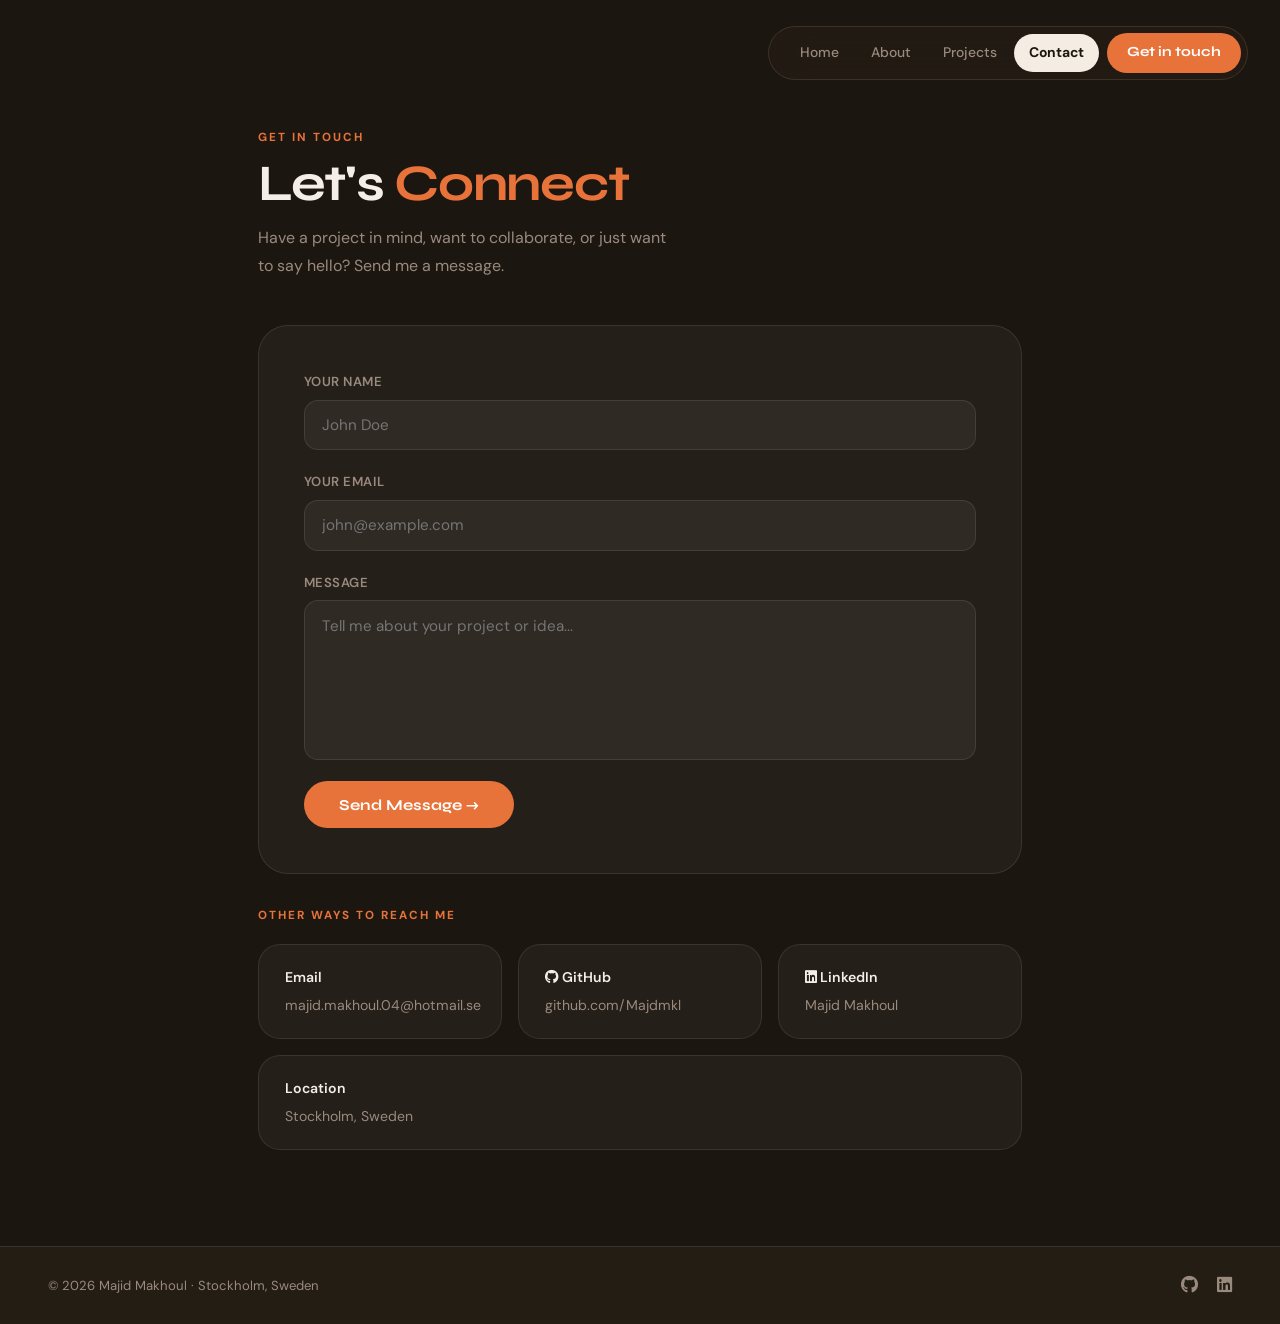
<file: contact.html>
<!DOCTYPE html>
<html lang="en">
<head>
  <meta charset="UTF-8"/>
  <meta name="viewport" content="width=device-width, initial-scale=1.0"/>
  <title>Contact - Majid Makhoul</title>
  <link rel="preconnect" href="https://fonts.googleapis.com">
  <link rel="preconnect" href="https://fonts.gstatic.com" crossorigin>
  <link href="https://fonts.googleapis.com/css2?family=Syne:wght@400;600;700;800&family=DM+Sans:ital,wght@0,300;0,400;0,500;1,300&display=swap" rel="stylesheet">
  <link rel="stylesheet" href="https://cdnjs.cloudflare.com/ajax/libs/font-awesome/6.5.0/css/all.min.css" referrerpolicy="no-referrer"/>
  <link rel="stylesheet" href="style.css"/>
</head>
<body>
  <header class="nav-bar">
    <nav class="nav-links" id="navLinks">
      <a href="index.html">Home</a>
      <a href="about.html">About</a>
      <a href="projects.html">Projects</a>
      <a href="contact.html" class="active">Contact</a>
    </nav>
    <a href="contact.html" class="nav-cta">Get in touch</a>
    <button class="hamburger" id="hamburger">&#9776;</button>
  </header>

  <div class="contact-page">
    <div class="section-label">Get in Touch</div>
    <h1 style="font-family:var(--font-head);font-weight:800;font-size:clamp(2rem,4vw,3.2rem);font-weight:700;letter-spacing:-0.025em;line-height:1.0;margin-bottom:0.9rem;">
      Let's <span style="color:var(--accent)">Connect</span>
    </h1>
    <p style="color:var(--muted);font-size:1rem;margin-bottom:2.8rem;max-width:420px;line-height:1.75;">
      Have a project in mind, want to collaborate, or just want to say hello? Send me a message.
    </p>
    <div class="contact-form-wrap reveal">
      <form action="https://formspree.io/f/xpwjkllv" method="POST">
        <label>Your Name<input type="text" name="name" placeholder="John Doe" required/></label>
        <label>Your Email<input type="email" name="email" placeholder="john@example.com" required/></label>
        <label>Message<textarea name="message" placeholder="Tell me about your project or idea..." required></textarea></label>
        <button type="submit" class="btn-primary" style="align-self:flex-start;border:none;cursor:pointer;">Send Message →</button>
      </form>
    </div>
    <div style="margin-top:2rem;" class="reveal reveal-delay-1">
      <div class="section-label" style="margin-bottom:1rem;">Other ways to reach me</div>
      <div class="contact-links">
        <a href="mailto:majid.makhoul.04@hotmail.se" class="contact-link-card"><strong>Email</strong>majid.makhoul.04@hotmail.se</a>
        <a href="https://github.com/Majdmkl" target="_blank" class="contact-link-card"><strong><i class="fa-brands fa-github"></i> GitHub</strong>github.com/Majdmkl</a>
        <a href="https://www.linkedin.com/in/majid-makhoul-b61232289/" target="_blank" class="contact-link-card"><strong><i class="fa-brands fa-linkedin"></i> LinkedIn</strong>Majid Makhoul</a>
        <div class="contact-link-card" style="cursor:default;"><strong>Location</strong>Stockholm, Sweden</div>
      </div>
    </div>
  </div>

  <footer class="site-footer">
    <span>© 2026 Majid Makhoul · Stockholm, Sweden</span>
    <div class="footer-links">
      <a href="https://github.com/Majdmkl" target="_blank"><i class="fa-brands fa-github"></i></a>
      <a href="https://www.linkedin.com/in/majid-makhoul-b61232289/" target="_blank"><i class="fa-brands fa-linkedin"></i></a>
    </div>
  </footer>
  <script>
    const obs=new IntersectionObserver(e=>e.forEach(x=>{if(x.isIntersecting)x.target.classList.add('visible');}),{threshold:0.1});
    document.querySelectorAll('.reveal').forEach(el=>obs.observe(el));
    document.getElementById('hamburger').addEventListener('click',()=>document.getElementById('navLinks').classList.toggle('open'));
  </script>
</body>
</html>
</file>
<file: style.css>
/* ============================================================
   RESET & BASE
   ============================================================ */
*, *::before, *::after { margin: 0; padding: 0; box-sizing: border-box; }

:root {
  /* Backgrounds — lifted significantly */
  --bg:          #1c1610;
  --bg-2:        #241d14;
  --bg-mid:      #2e2518;
  --bg-light:    #f5ede2;      /* warm cream for light sections */
  --bg-card:     rgba(255,245,235,0.06);
  --bg-card-lt:  rgba(255,255,255,0.65); /* light-mode card */

  /* Accent palette */
  --accent:      #e8733a;
  --accent-warm: #f0a429;
  --accent-pale: #fde8d0;
  --cream:       #f5ede4;
  --cream-dark:  #e8ddd0;

  /* Text */
  --text:        #f5ede8;
  --text-dark:   #1c1610;     /* for light-bg sections */
  --muted:       #9a8a7e;
  --muted-lt:    #6b5c50;     /* muted on light bg */

  /* Borders */
  --border:      rgba(255,235,210,0.1);
  --border-lt:   rgba(28,22,16,0.1);
  --border-h:    rgba(232,115,58,0.45);

  --radius:      14px;
  --radius-lg:   22px;
  --radius-xl:   30px;
  --font-head:   'Syne', sans-serif;
  --font-body:   'DM Sans', sans-serif;
  --ease:        cubic-bezier(0.22,1,0.36,1);
}

html { scroll-behavior: smooth; }
body { font-family: var(--font-body); background: var(--bg); color: var(--text); line-height: 1.65; overflow-x: hidden; }
a { color: inherit; text-decoration: none; }
img { max-width: 100%; display: block; }
::-webkit-scrollbar { width: 4px; }
::-webkit-scrollbar-track { background: var(--bg); }
::-webkit-scrollbar-thumb { background: var(--accent); border-radius: 99px; }

/* ============================================================
   NAV
   ============================================================ */
.nav-bar {
  position: absolute; top: 1.6rem; right: 2rem; z-index: 900;
  display: flex; align-items: center; gap: 0.2rem;
  padding: 0.4rem 0.4rem 0.4rem 1rem;
  background: rgba(36,29,20,0.75);
  backdrop-filter: blur(22px);
  border: 1px solid rgba(255,220,180,0.12);
  border-radius: 99px;
}
.nav-links { display: flex; gap: 0.1rem; align-items: center; }
.nav-links a {
  font-size: 0.87rem; font-weight: 500; color: var(--muted);
  padding: 0.48rem 0.95rem; border-radius: 99px; transition: all 0.25s; white-space: nowrap;
}
.nav-links a:hover { color: var(--text); background: rgba(255,255,255,0.08); }
.nav-links a.active { color: #1c1610; background: var(--cream); font-weight: 700; }
.nav-cta {
  padding: 0.52rem 1.25rem; background: var(--accent); color: #fff;
  border-radius: 99px; font-size: 0.87rem; font-weight: 700; font-family: var(--font-head);
  transition: all 0.25s; margin-left: 0.25rem;
}
.nav-cta:hover { background: var(--accent-warm); transform: scale(1.03); }
.hamburger { display: none; background: none; border: none; color: var(--text); font-size: 1.3rem; cursor: pointer; padding: 0.4rem 0.7rem; }

/* ============================================================
   BUTTONS
   ============================================================ */
.btn-primary {
  display: inline-flex; align-items: center; gap: 0.5rem;
  padding: 0.9rem 2.2rem; background: var(--accent); color: #fff;
  font-family: var(--font-head); font-weight: 700; font-size: 0.95rem;
  border-radius: 99px; border: 2px solid var(--accent);
  transition: all 0.3s var(--ease); position: relative; overflow: hidden;
}
.btn-primary::after { content:''; position:absolute; inset:0; background:rgba(255,255,255,0.15); transform:translateX(-110%) skewX(-20deg); transition:transform 0.55s var(--ease); }
.btn-primary:hover::after { transform:translateX(110%) skewX(-20deg); }
.btn-primary:hover { transform:translateY(-2px); box-shadow:0 14px 40px rgba(232,115,58,0.4); background:#f07840; border-color:#f07840; }

.btn-ghost {
  display: inline-flex; align-items: center; gap: 0.5rem;
  padding: 0.9rem 2.2rem;
  border: 1.5px solid rgba(255,255,255,0.15); color: var(--text);
  font-family: var(--font-head); font-weight: 600; font-size: 0.95rem;
  border-radius: 99px; transition: all 0.3s var(--ease);
}
.btn-ghost:hover { border-color: var(--accent); color: var(--accent); transform: translateY(-2px); }

/* Ghost button on light bg */
.btn-ghost--dark {
  border-color: rgba(28,22,16,0.2); color: var(--text-dark);
}
.btn-ghost--dark:hover { border-color: var(--accent); color: var(--accent); }

/* ============================================================
   SECTION LABELS
   ============================================================ */
.section-label { font-size: 0.73rem; font-weight: 700; letter-spacing: 0.17em; text-transform: uppercase; color: var(--accent); margin-bottom: 0.7rem; }
.section-label--dark { color: var(--accent); }
.section-heading { font-family: var(--font-head); font-weight: 700; font-size: clamp(1.7rem,3vw,2.4rem); line-height: 1.1; letter-spacing: -0.02em; margin-bottom: 2.5rem; }

/* ============================================================
   HERO — dark with strong warm glow
   ============================================================ */
.hero {
  position: relative; min-height: 100vh;
  display: flex; align-items: center;
  padding: 6rem 3rem 5rem; overflow: hidden;
}
.hero-mesh {
  position: absolute; inset: 0;
  background:
    radial-gradient(ellipse 70% 75% at 78% 20%, rgba(240,164,41,0.18) 0%, transparent 50%),
    radial-gradient(ellipse 55% 60% at 70% 40%, rgba(232,115,58,0.15) 0%, transparent 50%),
    radial-gradient(ellipse 45% 55% at 10% 75%, rgba(240,140,60,0.1) 0%, transparent 55%),
    radial-gradient(ellipse 30% 40% at 50% 100%, rgba(245,210,160,0.06) 0%, transparent 55%),
    var(--bg);
  z-index: 0;
}
.hero-streak {
  position: absolute; top: -80px; right: -60px;
  width: 600px; height: 600px;
  background: radial-gradient(ellipse 55% 55% at 65% 30%, rgba(250,210,140,0.22) 0%, transparent 60%);
  pointer-events: none; z-index: 1;
}
/* Cream right panel — brings light tone into hero */
.hero-panel {
  position: absolute;
  top: 0; right: 0; bottom: 0;
  width: 38%;
  background: linear-gradient(135deg, rgba(245,237,226,0.07) 0%, rgba(245,237,226,0.04) 60%, transparent 100%);
  border-left: 1px solid rgba(245,237,226,0.06);
  z-index: 1;
  pointer-events: none;
}
.hero-panel::before {
  content: '';
  position: absolute;
  top: 10%; right: -20px;
  width: 180px; height: 180px;
  background: radial-gradient(circle, rgba(245,237,220,0.14) 0%, transparent 70%);
  border-radius: 50%;
}
.hero-panel::after {
  content: '';
  position: absolute;
  bottom: 15%; right: 8%;
  width: 100px; height: 100px;
  background: radial-gradient(circle, rgba(240,164,41,0.12) 0%, transparent 70%);
  border-radius: 50%;
}

.hero-float { position:absolute; z-index:2; pointer-events:none; }
.hf-1 { top:11%; left:7%;  animation: floatA 8s ease-in-out infinite; }
.hf-2 { top:9%;  right:9%; animation: floatB 10s ease-in-out infinite 1.2s; }
.hf-3 { bottom:20%; left:4%; animation: floatC 9s ease-in-out infinite 2.5s; }
.hf-4 { bottom:16%; right:7%; animation: floatA 12s ease-in-out infinite 0.8s; }
.hf-5 { top:42%; right:3%; animation: floatB 11s ease-in-out infinite 3.2s; }
@keyframes floatA { 0%,100%{transform:translate(0,0) rotate(-4deg)} 50%{transform:translate(10px,-20px) rotate(4deg)} }
@keyframes floatB { 0%,100%{transform:translate(0,0) rotate(5deg)} 50%{transform:translate(-14px,-14px) rotate(-3deg)} }
@keyframes floatC { 0%,100%{transform:translate(0,0) rotate(-3deg)} 50%{transform:translate(8px,18px) rotate(5deg)} }
.shape { filter: drop-shadow(0 6px 28px rgba(232,115,58,0.35)); }

.hero-inner { position:relative; z-index:3; max-width:860px; }
.hero-badge {
  display:inline-flex; align-items:center; gap:0.5rem;
  font-size:0.78rem; font-weight:600; letter-spacing:0.08em;
  padding:0.45rem 1.1rem;
  border:1px solid rgba(232,115,58,0.45); border-radius:99px;
  color:var(--accent); background:rgba(232,115,58,0.1);
  margin-bottom:2rem; animation:fadeUp 0.9s 0.1s both;
}
.hero-badge::before { content:''; display:block; width:7px; height:7px; background:var(--accent); border-radius:50%; animation:blink 2s infinite; }
@keyframes blink { 0%,100%{opacity:1} 50%{opacity:0.3} }

.hero-heading {
  font-family:var(--font-head); font-weight:800;
  font-size:clamp(2.8rem,6.5vw,5.5rem); line-height:0.97; letter-spacing:-0.03em; margin-bottom:2rem;
}
.hero-heading .line { display:block; overflow:hidden; }
.hero-heading .line-inner { display:block; animation:slideUp 1s var(--ease) both; }
.line:nth-child(1) .line-inner { animation-delay:0.2s; }
.line:nth-child(2) .line-inner { animation-delay:0.35s; }
.line:nth-child(3) .line-inner { animation-delay:0.5s; color:var(--accent); }

@keyframes slideUp { from{transform:translateY(105%);opacity:0} to{transform:translateY(0);opacity:1} }
@keyframes fadeUp  { from{opacity:0;transform:translateY(20px)} to{opacity:1;transform:translateY(0)} }

.hero-sub { font-size:1.05rem; color:#b8a898; max-width:460px; margin-bottom:2.8rem; line-height:1.8; animation:fadeUp 0.9s 0.65s both; }
.hero-sub strong { color:var(--text); font-weight:500; }
.hero-actions { display:flex; gap:1rem; flex-wrap:wrap; animation:fadeUp 0.9s 0.8s both; }

.scroll-hint {
  position:fixed; bottom:2rem; left:50%; transform:translateX(-50%);
  z-index:5; display:flex; flex-direction:column; align-items:center; gap:0.5rem;
  font-size:0.7rem; letter-spacing:0.12em; color:rgba(185,165,145,0.7);
  text-transform:uppercase; animation:fadeUp 1s 1.2s both;
  pointer-events:none;
}
.scroll-hint__line { width:1px; height:40px; background:linear-gradient(to bottom,var(--accent),transparent); animation:scrollLine 2s ease-in-out infinite; }
@keyframes scrollLine { 0%{transform:scaleY(0);transform-origin:top} 50%{transform:scaleY(1);transform-origin:top} 51%{transform:scaleY(1);transform-origin:bottom} 100%{transform:scaleY(0);transform-origin:bottom} }


/* Floating cream info cards */
.hero-card {
  position: fixed;
  z-index: 3;
  background: rgba(245,237,226,0.92);
  backdrop-filter: blur(12px);
  border: 1px solid rgba(200,180,155,0.5);
  border-radius: var(--radius-lg);
  padding: 0.85rem 1.2rem;
  display: flex;
  flex-direction: column;
  gap: 0.15rem;
  pointer-events: none;
  box-shadow: 0 8px 32px rgba(0,0,0,0.18);
  transition: opacity 0.4s ease;
}
.hero-card__label {
  font-size: 0.68rem;
  font-weight: 700;
  letter-spacing: 0.1em;
  text-transform: uppercase;
  color: var(--accent);
}
.hero-card__val {
  font-family: var(--font-head);
  font-weight: 700;
  font-size: 0.95rem;
  color: var(--text-dark);
  letter-spacing: -0.01em;
}
.hero-card--1 { right:16%; top:22%; animation: floatA 9s ease-in-out infinite 0.5s; }
.hero-card--2 { right:22%; top:46%; animation: floatB 11s ease-in-out infinite 1.5s; }
.hero-card--3 { right:14%; top:66%; animation: floatC 10s ease-in-out infinite 3s; }

@media (max-width: 768px) {
  .hero-card {
  position: fixed;
  z-index: 3;
  background: rgba(245,237,226,0.92);
  backdrop-filter: blur(12px);
  border: 1px solid rgba(200,180,155,0.5);
  border-radius: var(--radius-lg);
  padding: 0.85rem 1.2rem;
  display: flex;
  flex-direction: column;
  gap: 0.15rem;
  pointer-events: none;
  box-shadow: 0 8px 32px rgba(0,0,0,0.18);
  transition: opacity 0.4s ease;
}
  .hero-panel { display: none; }
}

/* ============================================================
   MARQUEE
   ============================================================ */
.marquee-bar { padding:1.1rem 0; background:var(--accent); overflow:hidden; display:flex; }
.marquee-bar__track { display:flex; gap:0; width:max-content; animation:marqueeBar 24s linear infinite; }
.marquee-bar__track span { font-family:var(--font-head); font-weight:800; font-size:0.82rem; letter-spacing:0.09em; text-transform:uppercase; color:#fff; padding:0 2.5rem; white-space:nowrap; }
.marquee-bar__track span.dot { opacity:0.35; padding:0; }
@keyframes marqueeBar { 0%{transform:translateX(0)} 100%{transform:translateX(-50%)} }

/* ============================================================
   STATS — light warm cream section
   ============================================================ */
.stats-strip {
  display:grid; grid-template-columns:repeat(3,1fr);
  background: var(--bg-light);
}
.stat {
  padding:3.5rem 2rem; text-align:center; border-right:1px solid var(--border-lt);
  position:relative; overflow:hidden;
  transition: background 0.35s;
}
.stat:last-child { border-right:none; }
.stat::after {
  content:''; position:absolute; bottom:0; left:0; right:0; height:3px;
  background:linear-gradient(90deg, transparent, var(--accent), var(--accent-warm), transparent);
  transform:scaleX(0); transform-origin:center; transition:transform 0.5s var(--ease);
}
.stat:hover::after { transform:scaleX(1); }
.stat:hover { background:rgba(232,115,58,0.06); }
.stat-icon { display:flex; justify-content:center; margin-bottom:0.8rem; opacity:0.55; }
.stat-num { display:block; font-family:var(--font-head); font-weight:800; font-size:3rem; letter-spacing:-0.05em; line-height:1; color:var(--accent); margin-bottom:0.4rem; }
.stat-label { font-size:0.85rem; color:var(--muted-lt); }

/* ============================================================
   SERVICES — light cream background, dark text
   ============================================================ */
.services-section {
  padding:6rem 3rem;
  background: linear-gradient(180deg, var(--bg-light) 0%, #ede0d0 100%);
}
.services-inner { max-width:1300px; margin:0 auto; }
.services-header { display:flex; align-items:flex-end; justify-content:space-between; margin-bottom:3rem; flex-wrap:wrap; gap:1rem; }
.services-header h2 { font-family:var(--font-head); font-weight:700; font-size:clamp(1.8rem,3.5vw,2.6rem); letter-spacing:-0.02em; line-height:1.1; color:var(--text-dark); }
.services-header h2 span { color:var(--muted-lt); }

.services-grid { display:grid; grid-template-columns:repeat(4,1fr); gap:1rem; }

.service-card {
  background: rgba(255,255,255,0.7);
  backdrop-filter: blur(8px);
  border:1px solid rgba(200,180,160,0.3);
  border-radius:var(--radius-xl);
  padding:2rem 1.8rem; display:flex; flex-direction:column; min-height:320px;
  transition:all 0.4s var(--ease); position:relative; overflow:hidden;
  box-shadow: 0 2px 20px rgba(180,130,80,0.08);
}
.service-card::before {
  content:''; position:absolute; inset:0; border-radius:var(--radius-xl);
  background:radial-gradient(circle at var(--mx,50%) var(--my,80%), rgba(232,115,58,0.1) 0%, transparent 55%);
  opacity:0; transition:opacity 0.4s; pointer-events:none;
}
.service-card:hover::before { opacity:1; }
.service-card:hover { border-color:rgba(232,115,58,0.4); transform:translateY(-6px); box-shadow:0 20px 50px rgba(180,120,60,0.2), 0 0 0 1px rgba(232,115,58,0.1); background:rgba(255,255,255,0.9); }

.service-card__icon {
  width:86px; height:86px; border-radius:50%;
  border:1px solid rgba(232,115,58,0.2);
  display:grid; place-items:center;
  margin:0.8rem auto 1.2rem;
  background:rgba(232,115,58,0.08);
  transition:all 0.4s var(--ease); position:relative;
}
.service-card__icon::before { content:''; position:absolute; inset:-6px; border-radius:50%; border:1px solid rgba(232,115,58,0.12); transition:all 0.4s; }
.service-card:hover .service-card__icon { background:rgba(232,115,58,0.16); border-color:rgba(232,115,58,0.5); transform:scale(1.08) rotate(-5deg); }
.service-card:hover .service-card__icon::before { inset:-10px; }
.service-card__icon svg { width:32px; height:32px; transition:transform 0.4s var(--ease); }
.service-card:hover .service-card__icon svg { transform:scale(1.1); }

.service-card h3 { font-family:var(--font-head); font-weight:700; font-size:1.05rem; letter-spacing:-0.01em; line-height:1.2; color:var(--text-dark); }
.service-card h3 span { color:var(--accent); display:block; }
.service-card p { font-size:0.85rem; color:var(--muted-lt); line-height:1.65; margin-top:auto; padding-top:1rem; }

/* ============================================================
   SKILLS — dark, fully readable
   ============================================================ */
.skills-section-wrap {
  background: var(--bg-2);
  border-top:1px solid var(--border);
  border-bottom:1px solid var(--border);
}
.skills-interactive { display:flex; max-width:1300px; margin:0 auto; padding:6rem 3rem; }
.skills-left { flex:0 0 280px; position:sticky; top:3rem; align-self:flex-start; }
.skills-left h2 { font-family:var(--font-head); font-weight:700; font-size:2.2rem; letter-spacing:-0.02em; line-height:1.1; color:var(--text); }
.skills-left h2 span { color:var(--accent); }
.skills-left p { color:var(--muted); font-size:0.9rem; margin-top:1rem; line-height:1.7; }
.skills-right { flex:1; padding-left:4rem; border-left:1px solid var(--border); }

.skill-row {
  display:flex; align-items:center; justify-content:space-between;
  padding:1.1rem 1.3rem;
  border:1px solid transparent; border-radius:var(--radius);
  transition:all 0.3s var(--ease); position:relative; overflow:hidden; margin-bottom:0.35rem; cursor:default;
}
.skill-row::before { content:''; position:absolute; left:0; top:0; bottom:0; width:3px; background:var(--accent); transform:scaleY(0); transition:transform 0.3s var(--ease); border-radius:0 2px 2px 0; }
.skill-row:hover { background:rgba(232,115,58,0.07); border-color:rgba(232,115,58,0.25); transform:translateX(8px); }
.skill-row:hover::before { transform:scaleY(1); }
.skill-row__name { font-family:var(--font-head); font-weight:700; font-size:1.2rem; letter-spacing:-0.02em; color:rgba(240,220,200,0.6); transition:color 0.3s; }
.skill-row:hover .skill-row__name { color:var(--text); }
.skill-row__icon { display:flex; align-items:center; transition:transform 0.3s var(--ease); }
.skill-row__icon svg { width:22px; height:22px; opacity:0.35; transition:opacity 0.3s; }
.skill-row:hover .skill-row__icon svg { opacity:1; transform:scale(1.2); }

/* ============================================================
   PROJECTS — back to dark, accordion style
   ============================================================ */
.projects-section { padding:6rem 0; background:var(--bg); }
.projects-section__header { padding:0 3rem; margin-bottom:3rem; display:flex; align-items:flex-end; justify-content:space-between; flex-wrap:wrap; gap:1rem; }
.projects-section__header h2 { font-family:var(--font-head); font-weight:700; font-size:clamp(1.8rem,3.5vw,2.6rem); letter-spacing:-0.02em; line-height:1.1; }

.project-list { border-top:1px solid var(--border); }

.project-row {
  display:grid; grid-template-columns:60px 1fr auto;
  align-items:center; gap:2rem;
  padding:1.8rem 3rem;
  border-bottom:1px solid var(--border);
  cursor:pointer; position:relative; overflow:hidden;
  transition:background 0.4s var(--ease), padding-left 0.35s var(--ease);
}
.project-row__num { font-family:var(--font-head); font-weight:800; font-size:0.85rem; color:var(--muted); letter-spacing:0.06em; transition:color 0.3s; }
.project-row:hover .project-row__num { color:var(--accent); }
.project-row__main { display:flex; flex-direction:column; gap:0.2rem; }
.project-row__name { font-family:var(--font-head); font-weight:700; font-size:clamp(1.3rem,2.5vw,1.9rem); letter-spacing:-0.02em; line-height:1; color:var(--text); transition:color 0.3s; }
.project-row:hover .project-row__name { color:var(--accent-pale); }
.project-row__tags { display:flex; gap:0.5rem; flex-wrap:wrap; padding-top:0.3rem; }
.project-row__desc { font-size:0.88rem; color:var(--muted); max-width:480px; line-height:1.6; max-height:0; overflow:hidden; transition:max-height 0.5s var(--ease), opacity 0.4s, padding 0.4s; opacity:0; }
.project-row.open .project-row__desc { max-height:80px; opacity:1; padding-top:0.6rem; }
.project-row__arrow { font-size:1.4rem; color:var(--muted); transition:all 0.4s var(--ease); }
.project-row:hover .project-row__arrow { color:var(--accent); transform:rotate(-45deg); }
.project-row::before { content:''; position:absolute; inset:0; background:linear-gradient(90deg, rgba(232,115,58,0.06) 0%, transparent 60%); transform:scaleX(0); transform-origin:left; transition:transform 0.4s var(--ease); }
.project-row:hover::before { transform:scaleX(1); }

.tag { display:inline-block; font-size:0.7rem; font-weight:700; letter-spacing:0.06em; padding:0.25rem 0.7rem; border-radius:99px; border:1px solid rgba(255,255,255,0.12); color:rgba(255,255,255,0.5); }
.tag--accent { border-color:rgba(232,115,58,0.35); color:rgba(232,115,58,0.75); }

.projects-cta { padding:2.5rem 3rem 0; }

/* ============================================================
   CONTACT CTA — warm gradient
   ============================================================ */
.contact-cta {
  position:relative; overflow:hidden;
  text-align:center; padding:9rem 3rem;
  background:linear-gradient(180deg, var(--bg) 0%, var(--bg-2) 100%);
  border-top:1px solid var(--border);
}
.contact-cta__orb {
  position:absolute; width:700px; height:700px;
  background:radial-gradient(circle, rgba(240,164,41,0.1) 0%, rgba(232,115,58,0.08) 30%, transparent 70%);
  border-radius:50%; top:50%; left:50%;
  transform:translate(-50%,-50%); pointer-events:none;
  animation:orbPulse 6s ease-in-out infinite;
}
@keyframes orbPulse { 0%,100%{transform:translate(-50%,-50%) scale(1)} 50%{transform:translate(-50%,-50%) scale(1.1)} }
.contact-cta h2 { font-family:var(--font-head); font-weight:700; font-size:clamp(2rem,4vw,3.5rem); letter-spacing:-0.02em; margin-bottom:1rem; position:relative; }
.contact-cta p { font-size:1.05rem; color:var(--muted); max-width:420px; margin:0 auto 2.8rem; position:relative; }
.contact-cta__actions { display:flex; gap:1rem; justify-content:center; flex-wrap:wrap; position:relative; }

/* ============================================================
   FOOTER
   ============================================================ */
.site-footer { display:flex; align-items:center; justify-content:space-between; padding:1.5rem 3rem; border-top:1px solid var(--border); font-size:0.82rem; color:var(--muted); background:var(--bg-2); }
.footer-links { display:flex; gap:1.2rem; }
.footer-links a { color:var(--muted); font-size:1.1rem; transition:color 0.25s; }
.footer-links a:hover { color:var(--accent); }

/* ============================================================
   REVEAL
   ============================================================ */
.reveal { opacity:0; transform:translateY(28px); transition:opacity 0.8s var(--ease), transform 0.8s var(--ease); }
.reveal.visible { opacity:1; transform:translateY(0); }
.reveal-delay-1 { transition-delay:0.1s; }
.reveal-delay-2 { transition-delay:0.2s; }
.reveal-delay-3 { transition-delay:0.3s; }
.reveal-delay-4 { transition-delay:0.4s; }

/* ============================================================
   INNER PAGES
   ============================================================ */
.page-hero { padding:8rem 3rem 4rem; max-width:1200px; margin:0 auto; }
.page-hero h1 { font-family:var(--font-head); font-weight:700; font-size:clamp(2.4rem,5vw,4rem); letter-spacing:-0.025em; line-height:1.0; margin-bottom:1.4rem; }
.page-hero p { font-size:1.05rem; color:var(--muted); max-width:500px; line-height:1.8; }

.about-body { max-width:1200px; margin:0 auto; padding:2rem 3rem 6rem; display:grid; grid-template-columns:1fr 1fr; gap:1.2rem; }
.about-block { background:rgba(255,245,235,0.05); border:1px solid var(--border); border-radius:var(--radius-xl); padding:2.2rem; transition:border-color 0.3s, background 0.3s; }
.about-block:hover { border-color:var(--border-h); background:rgba(232,115,58,0.05); }
.about-block h3 { font-family:var(--font-head); font-weight:700; font-size:0.9rem; margin-bottom:1.2rem; color:var(--accent); letter-spacing:0.06em; text-transform:uppercase; }
.about-block ul { list-style:none; }
.about-block li { padding:0.8rem 0; border-bottom:1px solid var(--border); font-size:0.9rem; }
.about-block li:last-child { border-bottom:none; }
.about-block li strong { color:var(--text); display:block; font-weight:600; }
.about-block li em { color:var(--muted); font-style:normal; font-size:0.83rem; }
.skills-about { grid-column:1/-1; }
.pills-wrap { display:flex; flex-wrap:wrap; gap:0.6rem; }
.pill { padding:0.55rem 1.2rem; border:1px solid var(--border); border-radius:99px; font-size:0.88rem; color:var(--muted); background:rgba(255,245,235,0.04); transition:all 0.25s; cursor:default; font-weight:500; }
.pill:hover { color:var(--accent-pale); border-color:var(--border-h); background:rgba(232,115,58,0.08); transform:translateY(-2px); }
.about-social { grid-column:1/-1; display:flex; gap:1rem; flex-wrap:wrap; }

/* PROJECTS PAGE */
.projects-page { max-width:1200px; margin:0 auto; padding:8rem 3rem 6rem; }
.video-grid { display:grid; grid-template-columns:1fr 1fr; gap:1.2rem; margin-bottom:4rem; }
.video-card { background:rgba(255,245,235,0.04); border:1px solid var(--border); border-radius:var(--radius-xl); overflow:hidden; cursor:pointer; transition:all 0.4s var(--ease); }
.video-card:hover { border-color:var(--border-h); transform:translateY(-6px); box-shadow:0 24px 60px rgba(0,0,0,0.3); }
.video-card__thumb { position:relative; overflow:hidden; aspect-ratio:16/9; background:#000; }
.video-card__thumb img { width:100%; height:100%; object-fit:contain; transition:transform 0.5s var(--ease); }
.video-card:hover .video-card__thumb img { transform:scale(1.04); }
.video-card__play { position:absolute; inset:0; display:grid; place-items:center; background:rgba(0,0,0,0.3); transition:background 0.3s; }
.video-card:hover .video-card__play { background:rgba(0,0,0,0.1); }
.video-card__play span { width:60px; height:60px; background:rgba(255,255,255,0.1); backdrop-filter:blur(8px); border-radius:50%; display:grid; place-items:center; font-size:1.4rem; border:1px solid rgba(255,255,255,0.2); transition:all 0.3s var(--ease); }
.video-card:hover .video-card__play span { background:var(--accent); color:#fff; transform:scale(1.1); }
.video-card__info { padding:1.5rem 1.8rem; }
.video-card__info h3 { font-family:var(--font-head); font-weight:600; font-size:1.05rem; letter-spacing:-0.01em; margin-bottom:0.3rem; }
.video-card__info p { font-size:0.85rem; color:var(--muted); }
.other-heading { font-family:var(--font-head); font-weight:700; font-size:1.4rem; letter-spacing:-0.015em; margin-bottom:1.5rem; padding-top:2rem; border-top:1px solid var(--border); }
.other-grid { display:grid; grid-template-columns:repeat(3,1fr); gap:1.2rem; }
.other-card { background:rgba(255,245,235,0.04); border:1px solid var(--border); border-radius:var(--radius-xl); overflow:hidden; transition:all 0.4s var(--ease); }
.other-card:hover { border-color:var(--border-h); transform:translateY(-4px); }
.other-card__imgs { display:grid; grid-template-columns:1fr 1fr; gap:2px; background:#000; }
.other-card__imgs img { aspect-ratio:4/3; object-fit:contain; width:100%; background:#111; cursor:zoom-in; }
.other-card__imgs--single img { grid-column:1/-1; aspect-ratio:16/9; object-fit:contain; background:#111; cursor:zoom-in; }
.other-card__info { padding:1.3rem 1.6rem; }
.other-card__info h3 { font-family:var(--font-head); font-weight:600; font-size:0.95rem; letter-spacing:-0.01em; margin-bottom:0.4rem; }
.other-card__info p { font-size:0.83rem; color:var(--muted); }
.github-cta { text-align:center; margin-top:4rem; padding-top:3rem; border-top:1px solid var(--border); }
.github-cta p { color:var(--muted); margin-bottom:1.2rem; font-size:0.95rem; }

.modal-overlay { display:none; position:fixed; inset:0; z-index:2000; background:rgba(0,0,0,0.88); backdrop-filter:blur(12px); align-items:center; justify-content:center; }
.modal-overlay.open { display:flex; }
.modal-inner { position:relative; width:min(88%, 560px); }
.modal-inner video { width:100%; max-height:75vh; border-radius:var(--radius-lg); outline:none; object-fit:contain; }
.modal-close { position:absolute; top:-2.8rem; right:0; background:none; border:none; color:#fff; font-size:1.5rem; cursor:pointer; opacity:0.6; transition:opacity 0.2s; }
.modal-close:hover { opacity:1; }

.contact-page { max-width:860px; margin:0 auto; padding:8rem 3rem 6rem; }
.contact-form-wrap { background:rgba(255,245,235,0.04); border:1px solid var(--border); border-radius:var(--radius-xl); padding:2.8rem; margin-bottom:1.5rem; }
.contact-form-wrap form { display:flex; flex-direction:column; gap:1.3rem; }
.contact-form-wrap label { display:flex; flex-direction:column; gap:0.45rem; font-size:0.82rem; color:var(--muted); font-weight:600; letter-spacing:0.04em; text-transform:uppercase; }
.contact-form-wrap input, .contact-form-wrap textarea { background:rgba(255,255,255,0.05); border:1px solid var(--border); border-radius:var(--radius); padding:0.9rem 1.1rem; color:var(--text); font-family:var(--font-body); font-size:0.95rem; transition:border-color 0.3s; outline:none; }
.contact-form-wrap input:focus, .contact-form-wrap textarea:focus { border-color:rgba(232,115,58,0.5); background:rgba(255,255,255,0.07); }
.contact-form-wrap textarea { height:160px; resize:none; }
.contact-links { display:flex; gap:1rem; flex-wrap:wrap; margin-top:1.2rem; }
.contact-link-card { flex:1; min-width:180px; background:rgba(255,245,235,0.04); border:1px solid var(--border); border-radius:var(--radius-lg); padding:1.3rem 1.6rem; font-size:0.88rem; color:var(--muted); transition:all 0.3s var(--ease); }
.contact-link-card:hover { border-color:var(--border-h); color:var(--accent); transform:translateY(-2px); }
.contact-link-card strong { display:block; color:var(--text); font-weight:600; margin-bottom:0.3rem; }

/* ============================================================
   RESPONSIVE
   ============================================================ */

/* ============================================================
   EXP CARDS — about & projects pages
   ============================================================ */
.exp-card__role,
.exp-proj-card__title {
  color: #ffffff !important;
  font-weight: 700;
  letter-spacing: -0.01em;
  text-shadow: none;
}


/* ============================================================
   IMAGE LIGHTBOX
   ============================================================ */
.img-lightbox {
  display: none;
  position: fixed; inset: 0; z-index: 3000;
  background: rgba(0,0,0,0.94);
  backdrop-filter: blur(16px);
  align-items: center; justify-content: center;
  cursor: zoom-out;
}
.img-lightbox.open { display: flex; }
.img-lightbox img {
  max-width: 92vw; max-height: 88vh;
  object-fit: contain;
  border-radius: 12px;
  box-shadow: 0 32px 80px rgba(0,0,0,0.8);
  animation: lbIn 0.3s cubic-bezier(0.22,1,0.36,1);
}
@keyframes lbIn { from{transform:scale(0.88);opacity:0} to{transform:scale(1);opacity:1} }
.img-lightbox__close {
  position: absolute; top: 1.4rem; right: 1.8rem;
  background: rgba(255,255,255,0.1); border: 1px solid rgba(255,255,255,0.2);
  border-radius: 50%; width: 42px; height: 42px;
  display: grid; place-items: center;
  color: #fff; font-size: 1.1rem; cursor: pointer;
  transition: background 0.2s;
}
.img-lightbox__close:hover { background: rgba(232,115,58,0.4); }
.img-lightbox__caption {
  position: absolute; bottom: 1.5rem; left: 50%;
  transform: translateX(-50%);
  font-size: 0.82rem; color: rgba(255,255,255,0.5);
  letter-spacing: 0.05em;
}

@media (max-width:1100px) {
  .services-grid { grid-template-columns:1fr 1fr; }
  .skills-interactive { flex-direction:column; padding:4rem 2rem; }
  .skills-left { position:static; flex:none; }
  .skills-right { padding-left:0; border-left:none; border-top:1px solid rgba(28,22,16,0.15); padding-top:2rem; margin-top:2rem; }
}

@media (max-width:768px) {
  .nav-bar { top:0; right:0; left:0; border-radius:0; width:100%; padding:0.8rem 1.2rem; justify-content:flex-end; border-left:none; border-right:none; border-top:none; border-bottom:1px solid rgba(255,220,180,0.1); }
  .nav-links { display:none; position:absolute; top:100%; right:0; left:0; background:var(--bg-2); padding:1rem; flex-direction:column; border-bottom:1px solid var(--border); }
  .nav-links.open { display:flex; }
  .nav-cta { display:none; }
  .hamburger { display:block; }
  .hero { padding:6rem 1.5rem 5rem; }
  .hero-float { display:none; }
  .hero-card { display:none; }
  .hero-panel { display:none; }
  .hero-heading { font-size:clamp(3.5rem,15vw,6rem); }
  .stats-strip { grid-template-columns:1fr; }
  .stat { border-right:none; border-bottom:1px solid var(--border-lt); }
  .stat:last-child { border-bottom:none; }
  .services-section { padding:4rem 1.5rem; }
  .services-grid { grid-template-columns:1fr; }
  .skills-interactive { padding:4rem 1.5rem; }
  .projects-section__header { padding:0 1.5rem; }
  .project-row { padding:1.4rem 1.5rem; grid-template-columns:40px 1fr auto; gap:1rem; }
  .project-row__name { font-size:1.3rem; }
  .projects-cta { padding:2rem 1.5rem 0; }
  .contact-cta { padding:5rem 1.5rem; }
  .site-footer { flex-direction:column; gap:1rem; text-align:center; padding:1.5rem; }
  .page-hero { padding:7rem 1.5rem 3rem; }
  .about-body { padding:0 1.5rem 4rem; grid-template-columns:1fr; }
  .skills-about,.about-social { grid-column:1; }
  .video-grid { grid-template-columns:1fr; }
  .other-grid { grid-template-columns:1fr; }
  .projects-page,.contact-page { padding:7rem 1.5rem 4rem; }
}
</file>
